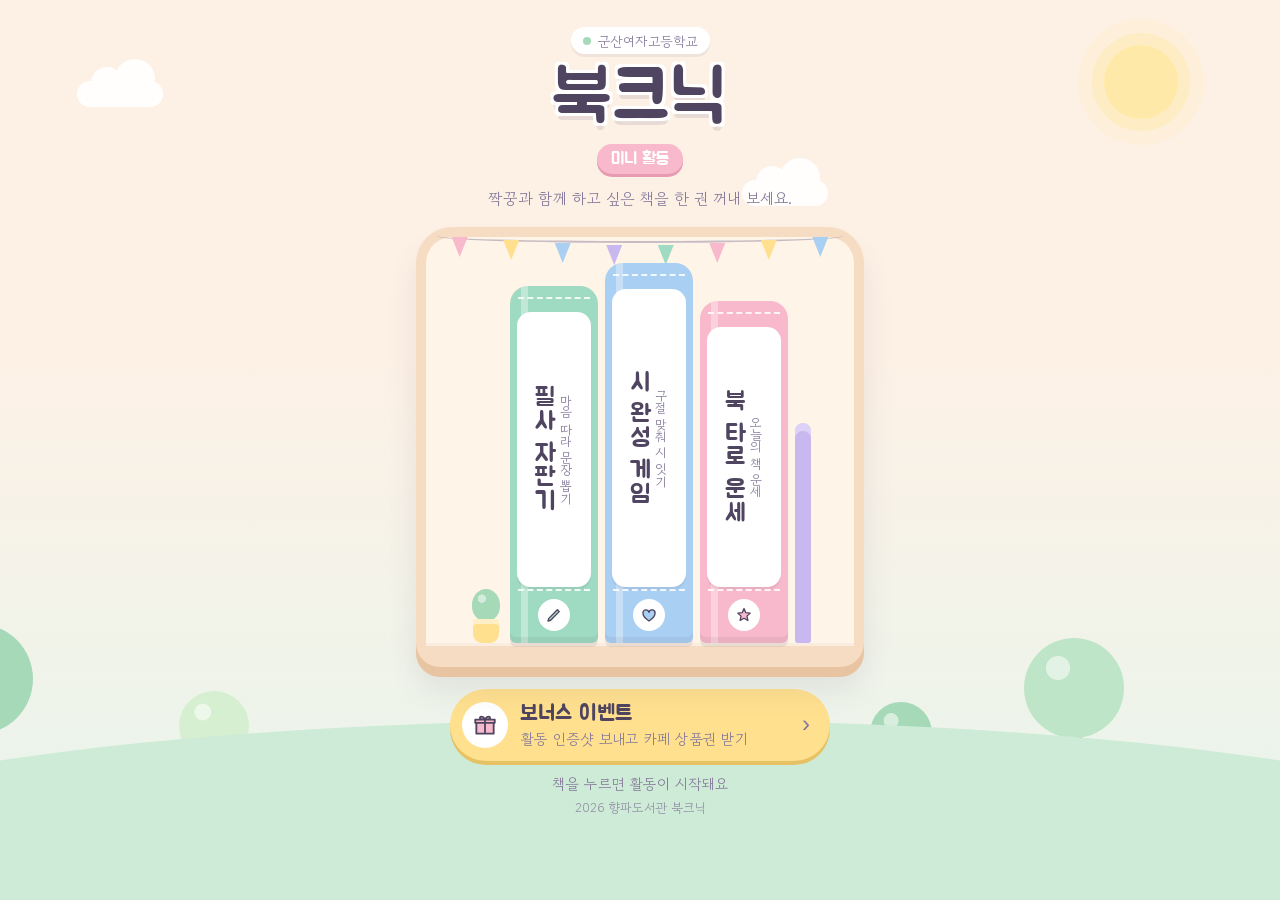
<file: index.html>
<!DOCTYPE html>
<html lang="ko">
<head>
<meta charset="utf-8">
<meta name="viewport" content="width=device-width, initial-scale=1, viewport-fit=cover">
<title>북크닉 미니 활동</title>
<meta name="theme-color" content="#fdf1e6">
<link rel="preconnect" href="https://fonts.googleapis.com">
<link rel="preconnect" href="https://fonts.gstatic.com" crossorigin>
<link href="https://fonts.googleapis.com/css2?family=Jua&family=Gowun+Dodum&display=swap" rel="stylesheet">
<style>
  /* 파스텔 숲 속 도서관: 구름·동글 나무 → 가랜드 달린 크림색 책장 → 파스텔 책등 3권. 한 화면, 단일 테마 */
  :root {
    color-scheme: light;
    --sky: #fdf1e6;
    --sky-low: #e6f5ec;
    --sun: #ffe9a8;
    --cloud: #ffffff;
    --leaf-1: #bfe5c8;
    --leaf-2: #a6d9b8;
    --leaf-3: #d5efd0;
    --trunk: #d9b48f;
    --hill: #cdebd6;
    --shelf: #f6dcc2;
    --shelf-in: #fff4e8;
    --shelf-lo: #e8c4a2;
    --ink: #4f4560;
    --ink-soft: #85799a;
    --white: #ffffff;

    --book-1: #9fdac2; /* 필사 자판기 · 민트 */
    --book-2: #a9cff3; /* 시 완성 게임 · 하늘 */
    --book-3: #f7b9cb; /* 북 타로 운세 · 핑크 */
    --flag-1: #f7b9cb;
    --flag-2: #ffe08f;
    --flag-3: #a9cff3;
    --flag-4: #c9b8f0;
    --flag-5: #9fdac2;

    --display: "Jua", "Apple SD Gothic Neo", "Malgun Gothic", sans-serif;
    --body: "Gowun Dodum", "Apple SD Gothic Neo", "Malgun Gothic", sans-serif;
  }

  *, *::before, *::after { box-sizing: border-box; }
  html, body { height: 100%; }
  body {
    margin: 0;
    overflow: hidden;
    font-family: var(--body);
    color: var(--ink);
    word-break: keep-all;
    background: linear-gradient(180deg, var(--sky) 0%, var(--sky) 40%, var(--sky-low) 100%);
    -webkit-tap-highlight-color: transparent;
  }
  [hidden] { display: none !important; }

  /* ── 배경: 해 · 구름 · 동글 나무 · 언덕 ── */
  .scene { position: fixed; inset: 0; overflow: hidden; pointer-events: none; }
  .sun {
    position: absolute;
    top: 5vh; right: 8vw;
    width: 74px; height: 74px;
    border-radius: 50%;
    background: var(--sun);
    box-shadow: 0 0 0 12px rgba(255, 233, 168, 0.45), 0 0 0 26px rgba(255, 233, 168, 0.2);
  }
  .cloud {
    position: absolute;
    top: var(--y);
    left: var(--x);
    width: 86px; height: 26px;
    border-radius: 99px;
    background: var(--cloud);
    opacity: 0.9;
    animation: float-x var(--t, 18s) ease-in-out infinite alternate;
  }
  .cloud::before, .cloud::after {
    content: "";
    position: absolute;
    bottom: 8px;
    border-radius: 50%;
    background: var(--cloud);
  }
  .cloud::before { left: 14px; width: 32px; height: 32px; }
  .cloud::after { left: 38px; width: 40px; height: 40px; }
  @keyframes float-x { to { transform: translateX(28px); } }

  .tree {
    position: absolute;
    bottom: var(--b, 12vh);
    left: var(--x);
    width: var(--s);
    height: calc(var(--s) * 1.45);
    animation: bob 4s ease-in-out infinite alternate;
    animation-delay: var(--d, 0s);
  }
  .tree::before { /* 줄기 */
    content: "";
    position: absolute;
    left: 50%; bottom: 0;
    width: 16%; height: 42%;
    transform: translateX(-50%);
    border-radius: 99px;
    background: var(--trunk);
  }
  .tree::after { /* 동글 잎 */
    content: "";
    position: absolute;
    left: 0; top: 0;
    width: 100%; aspect-ratio: 1;
    border-radius: 50%;
    background: radial-gradient(circle at 34% 30%, rgba(255, 255, 255, 0.55) 0 12%, transparent 13%), var(--c, var(--leaf-1));
  }
  @keyframes bob { to { transform: translateY(-4px) rotate(1.5deg); } }
  .hill {
    position: absolute;
    left: -20%; right: -20%; bottom: -10vh;
    height: 30vh;
    border-radius: 50% 50% 0 0;
    background: var(--hill);
  }
  .spark {
    position: absolute;
    left: var(--x);
    bottom: -12px;
    width: 9px; height: 9px;
    border-radius: 50%;
    background: var(--c);
    animation: rise var(--t, 9s) linear infinite;
    animation-delay: var(--d, 0s);
    opacity: 0.85;
  }
  .spark.heart { border-radius: 0; width: 10px; height: 10px; background: none; }
  .spark.heart::before {
    content: "";
    position: absolute; inset: 0;
    background: var(--c);
    clip-path: path("M5 9 C1 6 0 4 0 2.7 0 1.2 1.2 0 2.6 0 3.6 0 4.5 0.6 5 1.5 5.5 0.6 6.4 0 7.4 0 8.8 0 10 1.2 10 2.7 10 4 9 6 5 9Z");
  }
  @keyframes rise {
    0% { transform: translate(0, 0); opacity: 0; }
    10% { opacity: 0.9; }
    50% { transform: translate(14px, -50vh); }
    100% { transform: translate(-6px, -100vh); opacity: 0; }
  }

  /* ── 화면 ── */
  .page {
    position: relative;
    height: 100%;
    max-width: 460px;
    max-height: 860px;
    margin: 0 auto;
    display: flex;
    flex-direction: column;
    align-items: center;
    padding: calc(26px + env(safe-area-inset-top, 0px)) 16px calc(16px + env(safe-area-inset-bottom, 0px));
    text-align: center;
  }
  .sign { flex: none; }
  .kicker {
    display: inline-flex;
    align-items: center;
    gap: 6px;
    margin: 0 0 8px;
    padding: 4px 12px 3px;
    border-radius: 99px;
    background: var(--white);
    box-shadow: 0 3px 0 rgba(79, 69, 96, 0.08);
    font-size: 0.85rem;
    color: var(--ink-soft);
  }
  .kicker i { width: 8px; height: 8px; border-radius: 50%; background: var(--leaf-2); }
  h1 {
    margin: 0;
    font-family: var(--display);
    font-weight: 400;
    font-size: clamp(3.2rem, 17vw, 4.5rem);
    line-height: 1;
    color: var(--ink);
    letter-spacing: 0.02em;
    text-shadow: 3px 3px 0 var(--white), -3px 3px 0 var(--white), 3px -3px 0 var(--white), -3px -3px 0 var(--white), 0 7px 0 rgba(79, 69, 96, 0.12);
  }
  .badge {
    display: inline-block;
    margin-top: 10px;
    padding: 5px 14px 3px;
    border-radius: 99px;
    background: var(--book-3);
    color: var(--white);
    font-family: var(--display);
    font-size: 1.05rem;
    line-height: 1.3;
    box-shadow: 0 3px 0 #e79bb1;
  }
  .lead { margin: 12px 0 0; font-size: 0.98rem; line-height: 1.6; color: var(--ink-soft); }

  /* ── 책장 ── */
  .shelf {
    position: relative;
    flex: 1 1 auto;
    min-height: 0;
    width: 100%;
    max-height: 420px;
    margin: 26px 0 0;
    padding: 26px 14px 0;
    display: flex;
    flex-direction: column;
    border-radius: 26px 26px 14px 14px;
    background: var(--shelf-in);
    box-shadow: 0 0 0 10px var(--shelf), 0 10px 0 10px var(--shelf-lo), 0 22px 30px 10px rgba(79, 69, 96, 0.1);
  }
  /* 가랜드 */
  .garland { position: absolute; top: -6px; left: 6%; right: 6%; height: 26px; display: flex; justify-content: space-between; pointer-events: none; }
  .garland::before {
    content: "";
    position: absolute;
    left: -4%; right: -4%; top: -2px;
    height: 14px;
    border-bottom: 2px solid var(--ink-soft);
    border-radius: 0 0 50% 50%;
    opacity: 0.45;
  }
  .garland i {
    width: 16px; height: 20px;
    margin-top: calc(6px + var(--sag, 0px));
    background: var(--c);
    clip-path: polygon(0 0, 100% 0, 50% 100%);
  }
  .books {
    flex: 1;
    min-height: 0;
    display: flex;
    align-items: flex-end;
    justify-content: center;
    gap: 7px;
  }
  /* 화분 */
  .plant { flex: none; position: relative; width: 34px; height: 54px; align-self: flex-end; }
  .plant::before { /* 잎 */
    content: "";
    position: absolute;
    left: 3px; top: 0;
    width: 28px; height: 32px;
    border-radius: 50% 50% 45% 45%;
    background: radial-gradient(circle at 35% 30%, rgba(255, 255, 255, 0.5) 0 14%, transparent 15%), var(--leaf-2);
  }
  .plant::after { /* 화분 */
    content: "";
    position: absolute;
    left: 4px; bottom: 0;
    width: 26px; height: 24px;
    border-radius: 4px 4px 9px 9px;
    background: var(--flag-2);
    box-shadow: inset 0 5px 0 rgba(255, 255, 255, 0.5);
  }
  .deco {
    flex: none;
    width: var(--w, 16px);
    height: var(--h, 60%);
    border-radius: 8px 8px 3px 3px;
    background: var(--c);
    box-shadow: inset 0 8px 0 rgba(255, 255, 255, 0.35);
  }
  .board {
    flex: none;
    height: 14px;
    margin: 0 -14px;
    border-radius: 0 0 6px 6px;
    background: var(--shelf);
    box-shadow: inset 0 3px 0 rgba(255, 255, 255, 0.5);
  }

  /* ── 책등 버튼 ── */
  .spine {
    position: relative;
    flex: 0 1 88px;
    min-width: 0;
    height: var(--h, 100%);
    display: flex;
    flex-direction: column;
    align-items: center;
    padding: 22px 7px 12px;
    border-radius: 18px 18px 6px 6px;
    color: var(--ink);
    text-decoration: none;
    background:
      linear-gradient(90deg, transparent 0 12%, rgba(255, 255, 255, 0.35) 12% 20%, transparent 20%),
      var(--c);
    box-shadow: inset 0 -6px 0 rgba(79, 69, 96, 0.08), 0 4px 0 rgba(79, 69, 96, 0.1);
    transition: transform 0.3s cubic-bezier(0.3, 1.6, 0.5, 1);
    cursor: pointer;
  }
  /* 스티치 띠 */
  .spine::before, .spine::after {
    content: "";
    position: absolute;
    left: 8px; right: 8px;
    border-top: 2.5px dashed rgba(255, 255, 255, 0.85);
  }
  .spine::before { top: 11px; }
  .spine::after { bottom: 52px; }
  .spine:hover, .spine:focus-visible { transform: translateY(-12px) rotate(-1.5deg); }
  .spine:focus-visible { outline: 3px solid var(--ink-soft); outline-offset: 4px; }
  .spine.pull { transform: translateY(-48px) rotate(-4deg) scale(1.03); transition-duration: 0.35s; }

  .label {
    flex: 1;
    min-height: 0;
    width: 100%;
    margin-top: 4px;
    padding: 12px 4px;
    display: flex;
    align-items: center;
    justify-content: center;
    border-radius: 14px;
    background: var(--white);
    box-shadow: 0 3px 0 rgba(79, 69, 96, 0.08);
  }
  .title {
    writing-mode: vertical-rl;
    text-orientation: upright;
    font-family: var(--display);
    font-size: clamp(1.3rem, 5.8vw, 1.55rem);
    line-height: 1.1;
    letter-spacing: -0.04em;
    white-space: nowrap;
    /* 띄어쓰기는 아주 좁은 공백(<i class="sp"></i>)으로 적어 세로 간격을 줄임 */
  }
  .sub {
    writing-mode: vertical-rl;
    text-orientation: upright;
    margin-right: 6px;
    font-size: 0.8rem;
    line-height: 1;
    letter-spacing: -0.06em;
    color: var(--ink-soft);
    white-space: nowrap;
  }
  /* 세로 글자의 띄어쓰기: 공백 대신 좁은 칸(.sp)으로 간격을 줄임 */
  .sp { display: inline-block; inline-size: 0.32em; }

  .glyph {
    flex: none;
    display: grid;
    place-items: center;
    width: 32px; height: 32px;
    margin-top: 12px;
    border-radius: 50%;
    background: var(--white);
  }
  .glyph svg { width: 18px; height: 18px; }
  .glyph path { fill: var(--c); stroke: var(--ink); stroke-width: 1.8; stroke-linecap: round; stroke-linejoin: round; }

  .hint { flex: none; margin: 12px 0 0; font-size: 0.92rem; color: var(--ink-soft); }
  .credit { flex: none; margin: 4px 0 0; font-size: 0.8rem; color: var(--ink-soft); opacity: 0.8; }

  /* ── 보너스 이벤트 버튼 ── */
  .bonus-btn {
    flex: none;
    display: flex;
    align-items: center;
    gap: 12px;
    width: 100%;
    max-width: 380px;
    margin: 32px 0 0;
    padding: 12px 20px 12px 12px;
    border: 0;
    border-radius: 99px;
    background: var(--flag-2);
    box-shadow: 0 4px 0 #e6c264;
    color: var(--ink);
    font: inherit;
    text-align: left;
    cursor: pointer;
    transition: transform 0.25s cubic-bezier(0.3, 1.6, 0.5, 1);
  }
  .bonus-btn:hover, .bonus-btn:focus-visible { transform: translateY(-3px); }
  .bonus-btn:focus-visible { outline: 3px solid var(--ink-soft); outline-offset: 4px; }
  .bonus-btn .gift {
    flex: none;
    display: grid;
    place-items: center;
    width: 46px; height: 46px;
    border-radius: 50%;
    background: var(--white);
    animation: wiggle 2.4s ease-in-out infinite;
  }
  .gift svg { width: 26px; height: 26px; }
  .gift path { fill: var(--book-3); stroke: var(--ink); stroke-width: 1.7; stroke-linejoin: round; }
  @keyframes wiggle { 0%, 80%, 100% { transform: rotate(0); } 85% { transform: rotate(-12deg); } 90% { transform: rotate(10deg); } 95% { transform: rotate(-6deg); } }
  .bonus-btn .txt { flex: 1; min-width: 0; display: flex; flex-direction: column; gap: 1px; }
  .bonus-btn b { font-family: var(--display); font-weight: 400; font-size: 1.35rem; line-height: 1.2; }
  .bonus-btn small { font-size: 0.92rem; color: var(--ink-soft); }
  .bonus-btn .go { flex: none; font-family: var(--display); font-size: 1.5rem; color: var(--ink-soft); }

  /* ── 보너스 이벤트 창 ── */
  .sheet {
    width: min(400px, calc(100% - 32px));
    max-height: calc(100vh - 40px);
    max-height: calc(100dvh - 40px);
    padding: 0;
    border: 0;
    border-radius: 26px;
    background: var(--shelf-in);
    color: var(--ink);
    box-shadow: 0 0 0 8px var(--shelf), 0 24px 40px rgba(79, 69, 96, 0.25);
    overflow: auto;
    overscroll-behavior: contain;
  }
  .sheet::backdrop { background: rgba(79, 69, 96, 0.4); }
  .sheet[open] { animation: pop 0.3s cubic-bezier(0.3, 1.4, 0.5, 1); }
  @keyframes pop { from { transform: translateY(16px) scale(0.96); opacity: 0; } }
  .sheet-body { position: relative; padding: 24px 20px 20px; text-align: center; }
  .x {
    position: absolute;
    top: 12px; right: 12px;
    width: 36px; height: 36px;
    border: 0;
    border-radius: 50%;
    background: var(--white);
    color: var(--ink-soft);
    font: inherit;
    font-size: 1.4rem;
    line-height: 1;
    cursor: pointer;
  }
  .sheet .badge { margin-top: 0; background: var(--flag-2); color: var(--ink); box-shadow: 0 3px 0 #e6c264; }
  .sheet h2 { margin: 10px 0 0; font-family: var(--display); font-weight: 400; font-size: 1.55rem; line-height: 1.25; }
  .desc { margin: 10px 0 0; font-size: 0.95rem; line-height: 1.6; }
  .desc small { color: var(--ink-soft); font-size: 0.85rem; }
  .desc b { color: #d4708e; }
  .note {
    display: inline-block;
    margin: 10px 0 0;
    padding: 4px 12px 3px;
    border-radius: 99px;
    background: var(--white);
    font-size: 0.8rem;
    color: var(--ink-soft);
  }

  .steps {
    margin: 18px 0 0;
    padding: 14px 16px 14px 36px;
    border-radius: 18px;
    background: var(--white);
    text-align: left;
    font-size: 0.92rem;
    line-height: 1.55;
  }
  .steps li + li { margin-top: 6px; }
  .steps li::marker { font-family: var(--display); color: var(--book-3); }
  .steps b { color: var(--ink); }

  /* 오픈채팅 이동 버튼 (카카오 노랑) */
  .kakao {
    display: flex;
    align-items: center;
    justify-content: center;
    gap: 8px;
    margin: 18px 0 0;
    padding: 14px;
    border-radius: 16px;
    background: #fee500;
    box-shadow: 0 4px 0 #e0c800;
    color: #191919;
    font-family: var(--display);
    font-size: 1.2rem;
    text-decoration: none;
    transition: transform 0.25s cubic-bezier(0.3, 1.6, 0.5, 1);
  }
  .kakao:hover, .kakao:focus-visible { transform: translateY(-2px); }
  .kakao:focus-visible { outline: 3px solid var(--ink-soft); outline-offset: 3px; }
  .kakao svg { width: 22px; height: 22px; }
  .kakao path { fill: #191919; }
  .sheet .foot { margin: 10px 0 0; font-size: 0.8rem; color: var(--ink-soft); }

  @media (max-height: 640px) {
    .page { padding-top: calc(14px + env(safe-area-inset-top, 0px)); }
    h1 { font-size: 3rem; }
    .lead, .sub, .hint { display: none; }
    .shelf { margin-top: 22px; }
    .bonus-btn small { display: none; }
  }
  @media (prefers-reduced-motion: reduce) {
    *, *::before, *::after { animation: none !important; transition-duration: 0.01ms !important; }
  }
</style>
</head>
<body>

<div class="scene" aria-hidden="true" id="scene">
  <div class="sun"></div>
  <div class="cloud" style="--x:6%;--y:9vh;--t:16s"></div>
  <div class="cloud" style="--x:58%;--y:20vh;--t:21s"></div>
  <div class="tree" style="--x:-6%;--s:110px;--c:var(--leaf-2);--b:13vh"></div>
  <div class="tree" style="--x:14%;--s:70px;--c:var(--leaf-3);--b:12vh;--d:-1.5s"></div>
  <div class="tree" style="--x:80%;--s:100px;--c:var(--leaf-1);--b:13vh;--d:-.8s"></div>
  <div class="tree" style="--x:68%;--s:62px;--c:var(--leaf-2);--b:12vh;--d:-2.2s"></div>
  <div class="hill"></div>
</div>

<main class="page">
  <header class="sign">
    <p class="kicker"><i></i>군산여자고등학교</p>
    <h1>북크닉</h1>
    <span class="badge">미니 활동</span>
    <p class="lead">짝꿍과 함께 하고 싶은 책을 한 권 꺼내 보세요.</p>
  </header>

  <nav class="shelf" aria-label="미니 활동">
    <div class="garland" aria-hidden="true">
      <i style="--c:var(--flag-1)"></i><i style="--c:var(--flag-2);--sag:3px"></i><i style="--c:var(--flag-3);--sag:6px"></i>
      <i style="--c:var(--flag-4);--sag:8px"></i><i style="--c:var(--flag-5);--sag:8px"></i><i style="--c:var(--flag-1);--sag:6px"></i>
      <i style="--c:var(--flag-2);--sag:3px"></i><i style="--c:var(--flag-3)"></i>
    </div>
    <div class="books">
      <span class="plant" aria-hidden="true"></span>

      <a class="spine" href="filsa/index.html" style="--c:var(--book-1);--h:94%">
        <span class="label"><span class="title">필사<i class="sp"></i>자판기</span><span class="sub">마음<i class="sp"></i>따라<i class="sp"></i>문장<i class="sp"></i>뽑기</span></span>
        <span class="glyph" aria-hidden="true"><svg viewBox="0 0 24 24"><path d="M4 20l3.5-1L19 7.5 16.5 5 5 16.5z"/></svg></span>
      </a>
      <a class="spine" href="poem/index.html" style="--c:var(--book-2);--h:100%">
        <span class="label"><span class="title">시<i class="sp"></i>완성<i class="sp"></i>게임</span><span class="sub">구절<i class="sp"></i>맞춰<i class="sp"></i>시<i class="sp"></i>잇기</span></span>
        <span class="glyph" aria-hidden="true"><svg viewBox="0 0 24 24"><path d="M12 20c-4.5-3-8-6-8-10a4 4 0 018-1.5A4 4 0 0120 10c0 4-3.5 7-8 10z"/></svg></span>
      </a>
      <a class="spine" href="tarot/index.html" style="--c:var(--book-3);--h:90%">
        <span class="label"><span class="title">북<i class="sp"></i>타로<i class="sp"></i>운세</span><span class="sub">오늘의<i class="sp"></i>책<i class="sp"></i>운세</span></span>
        <span class="glyph" aria-hidden="true"><svg viewBox="0 0 24 24"><path d="M12 3.5l2.4 5.4 5.9.6-4.4 4 1.3 5.8L12 16.3l-5.2 3 1.3-5.8-4.4-4 5.9-.6z"/></svg></span>
      </a>

      <span class="deco" aria-hidden="true" style="--c:var(--flag-4);--h:58%;--w:16px"></span>
    </div>
    <div class="board" aria-hidden="true"></div>
  </nav>

  <button class="bonus-btn" type="button" id="bonus-open" aria-haspopup="dialog">
    <span class="gift" aria-hidden="true"><svg viewBox="0 0 24 24"><path d="M4 10h16v10H4zM3 7h18v3H3zM12 7v13M12 7C10 3 6.5 4 7.5 6.2 8.2 7 12 7 12 7zm0 0c2-4 5.5-3 4.5-.8C15.8 7 12 7 12 7z"/></svg></span>
    <span class="txt"><b>보너스 이벤트</b><small>활동 인증샷 보내고 카페 상품권 받기</small></span>
    <span class="go" aria-hidden="true">›</span>
  </button>

  <p class="hint">책을 누르면 활동이 시작돼요</p>
  <p class="credit">2026 향파도서관 북크닉</p>
</main>

<dialog class="sheet" id="bonus" aria-labelledby="bonus-title">
  <div class="sheet-body">
    <button class="x" type="button" data-close aria-label="닫기">×</button>
    <span class="badge">보너스 이벤트</span>
    <h2 id="bonus-title">짝꿍과 북크닉 인증샷</h2>
    <p class="desc">짝꿍과 함께 북크닉을 즐기는 모습을 찍어 보내주세요~!<br><small>(얼굴 모자이크 가능)</small></p>
    <p class="desc">추첨을 통해 짝꿍과 더 좋은 시간을 보낼 수 있도록<br><b>카페 상품권</b>을 드립니다.</p>
    <p class="note">당첨자는 대표자 연락처로 개별 공지</p>

    <ol class="steps">
      <li>아래 <b>북크닉 사진 보내기</b>를 눌러 오픈채팅방에 들어가요.</li>
      <li>짝꿍과 함께 찍은 사진을 올려요.</li>
      <li>사진과 함께 <b>대표자 이름</b>을 남겨 주세요.</li>
    </ol>

    <a class="kakao" href="https://open.kakao.com/o/spM141Ri" target="_blank" rel="noopener">
      <svg viewBox="0 0 24 24" aria-hidden="true"><path d="M12 3.5c-5 0-9 3.1-9 7 0 2.5 1.7 4.7 4.2 6l-1 3.7c-.1.3.3.6.6.4l4.3-2.9c.3 0 .6.1.9.1 5 0 9-3.1 9-7s-4-7.3-9-7.3z"/></svg>
      북크닉 사진 보내기
    </a>
    <p class="foot">카카오톡 오픈채팅방으로 이동해요</p>
  </div>
</dialog>

<script>
(function () {
  "use strict";
  var reduce = window.matchMedia && window.matchMedia("(prefers-reduced-motion: reduce)").matches;

  // 떠오르는 파스텔 방울과 하트
  var scene = document.getElementById("scene");
  var colors = ["#f7b9cb", "#ffe08f", "#a9cff3", "#c9b8f0", "#9fdac2"];
  for (var i = 0; i < 12; i++) {
    var s = document.createElement("span");
    s.className = "spark" + (i % 3 === 0 ? " heart" : "");
    s.style.setProperty("--x", (4 + Math.random() * 92).toFixed(1) + "%");
    s.style.setProperty("--c", colors[i % colors.length]);
    s.style.setProperty("--t", (9 + Math.random() * 7).toFixed(1) + "s");
    s.style.setProperty("--d", (Math.random() * -14).toFixed(1) + "s");
    scene.appendChild(s);
  }

  // 책을 서가에서 꺼내는 동작 뒤에 이동
  Array.prototype.forEach.call(document.querySelectorAll(".spine"), function (a) {
    a.addEventListener("click", function (e) {
      if (reduce || e.metaKey || e.ctrlKey || e.shiftKey) return;
      e.preventDefault();
      a.classList.add("pull");
      setTimeout(function () { location.href = a.getAttribute("href"); }, 380);
    });
  });
  window.addEventListener("pageshow", function () {
    Array.prototype.forEach.call(document.querySelectorAll(".spine.pull"), function (a) { a.classList.remove("pull"); });
  });
})();

// ── 보너스 이벤트: 안내 창 열기 · 닫기 (사진은 오픈채팅방으로 받음)
(function () {
  "use strict";
  var dlg = document.getElementById("bonus");
  function open() {
    if (typeof dlg.showModal === "function") dlg.showModal(); else dlg.setAttribute("open", "");
  }
  function close() {
    if (typeof dlg.close === "function") dlg.close(); else dlg.removeAttribute("open");
  }
  document.getElementById("bonus-open").addEventListener("click", open);
  Array.prototype.forEach.call(dlg.querySelectorAll("[data-close]"), function (b) { b.addEventListener("click", close); });
  dlg.addEventListener("click", function (e) { if (e.target === dlg) close(); }); // 바깥 누르면 닫기
})();
</script>
</body>
</html>
</file>
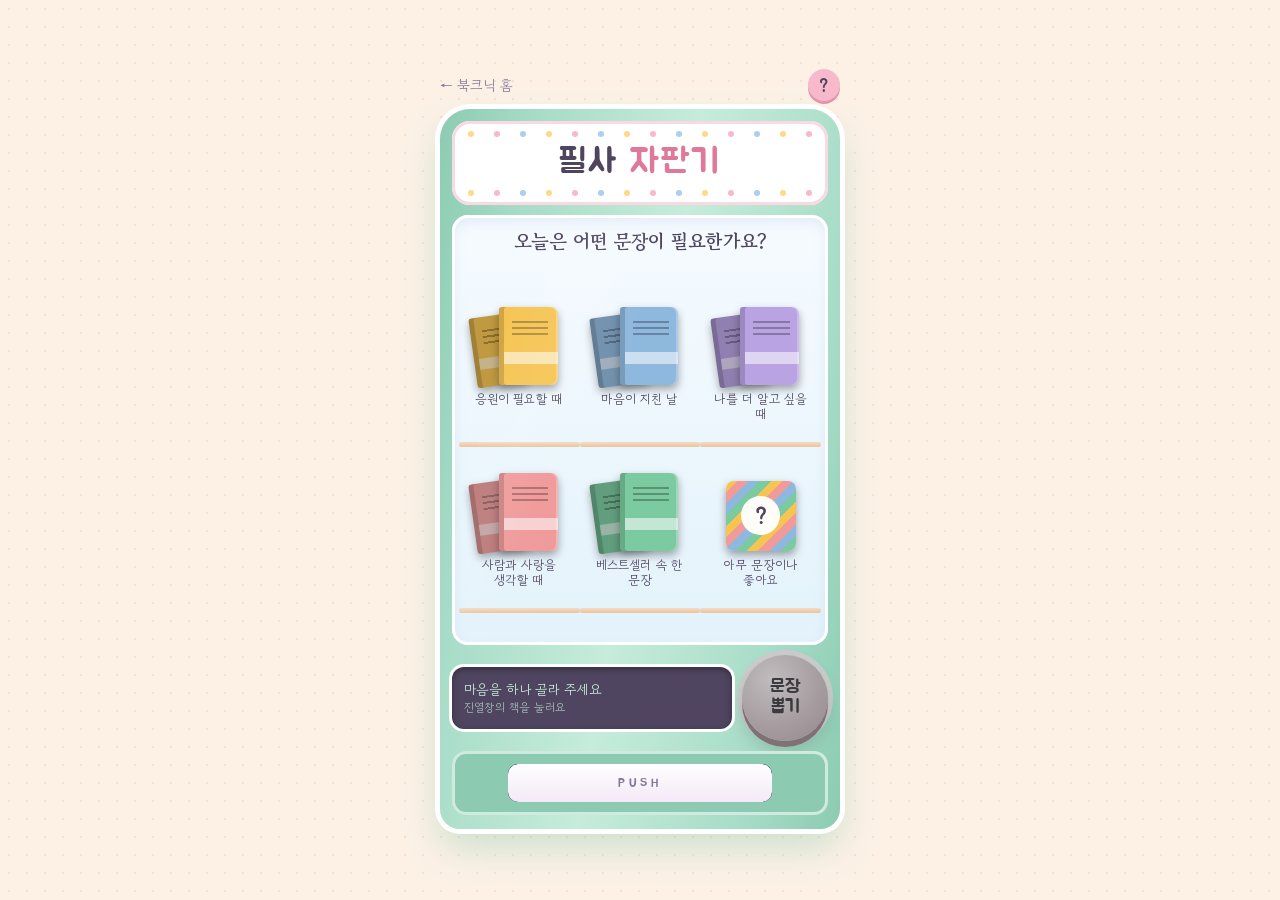
<file: filsa/index.html>
<!DOCTYPE html>
<html lang="ko">
<head>
<meta charset="UTF-8">
<meta name="viewport" content="width=device-width, initial-scale=1, viewport-fit=cover">
<title>필사 자판기</title>
<meta name="theme-color" content="#fdf1e6">
<link rel="preconnect" href="https://fonts.googleapis.com">
<link rel="preconnect" href="https://fonts.gstatic.com" crossorigin>
<link href="https://fonts.googleapis.com/css2?family=Gowun+Batang:wght@400;700&family=Gowun+Dodum&family=Jua&display=swap" rel="stylesheet">
<link rel="stylesheet" href="style.css">
</head>
<body>

<div class="app">
  <div class="topbar">
  <a class="home" href="../index.html">← 북크닉 홈</a>
    <button class="help-btn" type="button" id="help-open" aria-label="도움말 보기">?</button>
  </div>
  <main class="machine" id="machine">
    <header class="sign">
      <div class="bulbs top" aria-hidden="true"><i></i><i></i><i></i><i></i><i></i><i></i><i></i><i></i><i></i><i></i><i></i><i></i><i></i><i></i></div>
      <h1>필사 <span>자판기</span></h1>
      <div class="bulbs bottom" aria-hidden="true"><i></i><i></i><i></i><i></i><i></i><i></i><i></i><i></i><i></i><i></i><i></i><i></i><i></i><i></i></div>
    </header>

    <section class="window" aria-labelledby="question">
      <p class="question" id="question">오늘은 어떤 문장이 필요한가요?</p>
      <div class="shelves" id="shelves" role="radiogroup" aria-labelledby="question"></div>
    </section>

    <section class="controls">
      <div class="led" id="led" aria-live="polite"><strong>마음을 하나 골라 주세요</strong><small>진열창의 책을 눌러요</small></div>
      <button type="button" class="draw" id="drawBtn" disabled>문장<br>뽑기</button>
    </section>

    <div class="outlet" aria-hidden="true">
      <div class="outlet-hole" id="hole"><div class="flap" id="flap">PUSH</div></div>
    </div>
  </main>
</div>

<div class="overlay" id="overlay" hidden>
  <article class="card" id="card" aria-live="polite">
    <span class="tape" id="tape" aria-hidden="true"></span>
    <button type="button" class="close" id="closeBtn" aria-label="마음 다시 고르기">×</button>
    <p class="meta"><span id="cardCat"></span><span id="cardNo"></span></p>
    <div class="sentence-box" id="sentenceBox"><blockquote class="sentence" id="cardText"></blockquote></div>
    <div class="source">
      <div class="cover" id="cardCover"></div>
      <div class="source-text">
        <p class="book-title" id="cardBook"></p>
        <p class="author" id="cardAuthor"></p>
      </div>
    </div>
    <p class="tnote" id="cardNote" hidden>† 원문을 직접 옮긴 문장이라 출간된 번역본과 표현이 다를 수 있어요.</p>
  </article>
  <nav class="actions" aria-label="다음 행동">
    <button type="button" id="againBtn">다른 문장</button>
    <button type="button" id="saveBtn">카드 공유</button>
    <button type="button" id="copyBtn" class="primary">필사 모드</button>
  </nav>
</div>

<div class="copy" id="copy" hidden role="dialog" aria-modal="true" aria-label="필사 모드">
  <div class="copy-tools">
    <button type="button" id="smallerBtn" aria-label="글자 작게">가−</button>
    <button type="button" id="biggerBtn" aria-label="글자 크게">가+</button>
    <button type="button" id="closeCopyBtn">닫기</button>
  </div>
  <div class="copy-body">
    <p class="copy-text" id="copyText"></p>
    <p class="copy-source" id="copySource"></p>
  </div>
</div>

<div class="toast" id="toast" role="status" hidden></div>

<!-- 카드 저장 (카카오톡 등 앱 안 브라우저에서 '카드 공유'를 눌렀을 때) -->
<div class="save-sheet" id="saveSheet" role="dialog" aria-modal="true" aria-labelledby="saveTitle" hidden>
  <div class="save-card">
    <h2 class="save-title" id="saveTitle">카드 저장하기</h2>
    <p class="save-lead" id="saveGuide"></p>
    <img class="save-img" id="saveImg" alt="문장 카드 이미지">
    <p class="save-tip">이미지를 꾹 눌러 저장할 수도 있어요. (휴대폰에 따라 안 될 수 있어요)</p>
    <button type="button" class="save-main" id="externalBtn">다른 브라우저로 열기</button>
    <button type="button" class="save-close" id="closeSaveBtn">닫기</button>
  </div>
</div>

<script src="data.js"></script>
<script src="app.js"></script>

<!-- 도움말 (도움말 버튼을 눌렀을 때만 열림) -->
<div class="help" id="help" role="dialog" aria-modal="true" aria-labelledby="help-title" hidden>
  <div class="help-card">
    <div class="help-body">
      <h2 class="help-title" id="help-title">필사 자판기 이용 방법</h2>
      <p class="help-lead">마음에 드는 문장을 뽑아 엽서에 옮겨 적고, 나만의 엽서로 꾸며 보세요.</p>
      <ol class="help-steps">
        <li><span><b>마음 고르기</b>오늘 기분에 맞는 책을 눌러요. 고르기 어렵다면 ‘아무 문장이나 좋아요’를 눌러요.</span></li>
        <li><span><b>문장 뽑기</b>버튼을 누르면 자판기에서 문장 카드가 나와요.</span></li>
        <li><span><b>다시 뽑기</b>마음에 들지 않으면 ‘다른 문장’을 눌러 다시 뽑을 수 있어요.</span></li>
        <li><span><b>엽서에 옮겨 적기</b>‘필사 모드’를 누르면 문장이 크게 보여요. 휴대폰을 옆에 두고 엽서에 천천히 옮겨 적어요.</span></li>
        <li><span><b>엽서 꾸미기</b>문장이 떠올리게 하는 그림, 색, 스티커로 엽서를 자유롭게 꾸며요.</span></li>
      </ol>
      <p class="help-tip"><span>TIP</span>‘카드 공유’를 누르면 문장 카드를 간직할 수 있어요.</p>
    </div>
    <div class="help-foot"><button class="help-close" type="button" id="help-close">알겠어요</button></div>
  </div>
</div>
<script>
(function () {
  "use strict";
  var help = document.getElementById("help");
  var openBtn = document.getElementById("help-open");
  var closeBtn = document.getElementById("help-close");
  function open() { help.hidden = false; closeBtn.focus(); }
  function close() { if (help.hidden) return; help.hidden = true; openBtn.focus(); }
  openBtn.addEventListener("click", open);
  closeBtn.addEventListener("click", close);
  help.addEventListener("click", function (e) { if (e.target === help) close(); });
  document.addEventListener("keydown", function (e) { if (e.key === "Escape") close(); });
})();
</script>
</body>
</html>
</file>
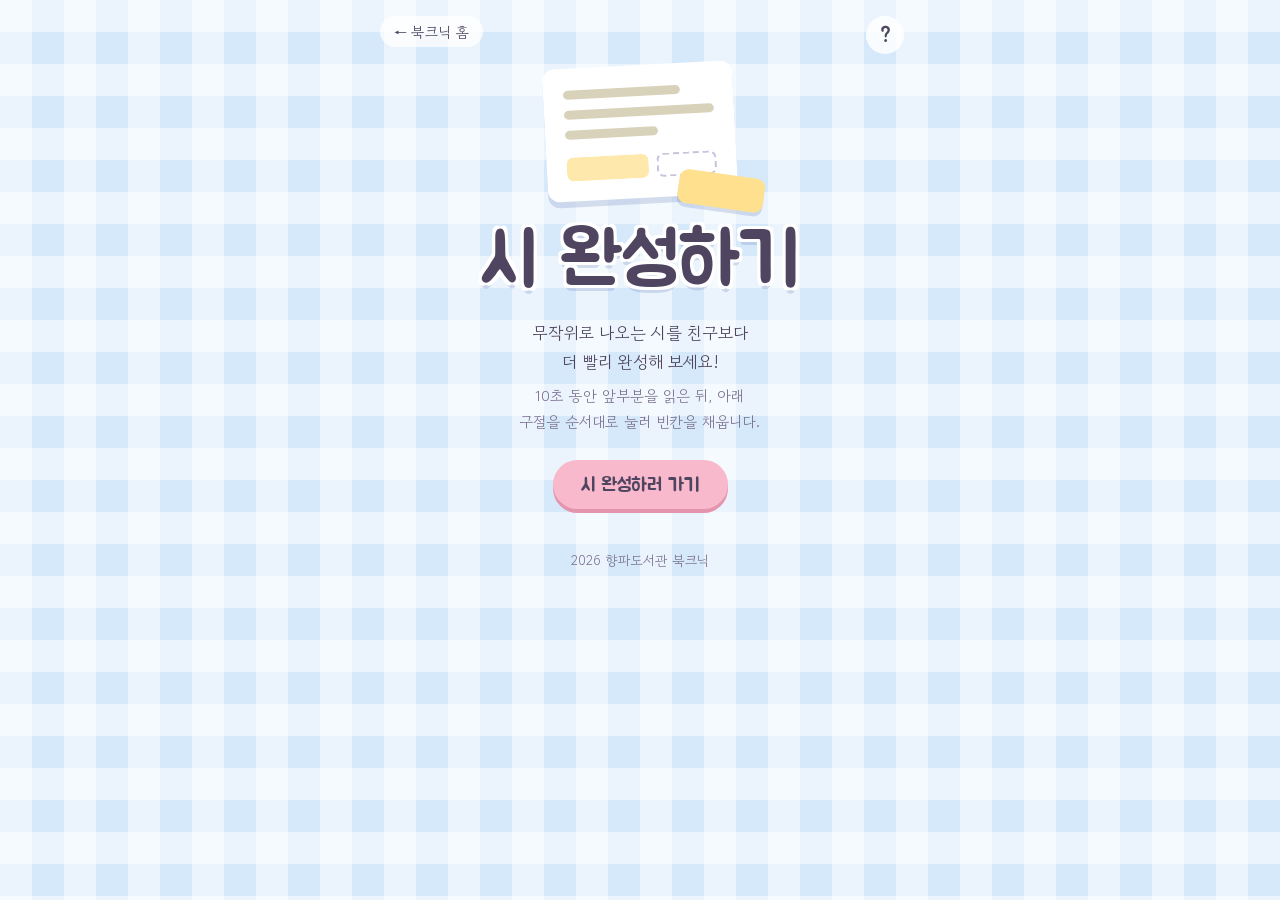
<file: poem/index.html>
<!DOCTYPE html>
<html lang="ko">
<head>
<meta charset="utf-8">
<meta name="viewport" content="width=device-width, initial-scale=1, viewport-fit=cover">
<title>시 완성하기</title>
<link rel="preconnect" href="https://fonts.googleapis.com">
<link rel="preconnect" href="https://fonts.gstatic.com" crossorigin>
<link href="https://fonts.googleapis.com/css2?family=Jua&family=Gowun+Batang:wght@400;700&family=Gowun+Dodum&display=swap" rel="stylesheet">

<!-- ═══════════════════════════════════════════════════════════════
  시 넣는 곳
  ───────────────────────────────────────────────────────────────
  · 시 한 편은 "제목 - 시인" 줄로 시작합니다. (앞뒤로 빈 줄을 두세요. 앞에 # 을 붙여도 됩니다.)
  · 그 아래에 시를 한 줄씩 적습니다. 빈 줄은 연 구분입니다.
  · 버튼으로 만들 구절은 [대괄호]로 감쌉니다. 한 줄에 여러 개도 됩니다.
  · 대괄호가 처음 나오기 전까지가 5초 동안 읽는 '앞부분'입니다.
  · 시를 더 넣으려면 아래에 같은 방식으로 이어서 적으면 됩니다.
═══════════════════════════════════════════════════════════════ -->
<script type="text/plain" id="poem-data">
# 진달래꽃 - 김소월

나 보기가 역겨워
가실 때에는
말없이 고이 보내 드리우리다

영변에 약산
진달래꽃
[아름 따다 가실 길에] [뿌리우리다]

[가시는 걸음 걸음]
[놓인 그 꽃을]
[사뿐히 즈려밟고] [가시옵소서]

[나 보기가 역겨워]
[가실 때에는]
[죽어도 아니 눈물] [흘리우리다]


#낮은곳으로 - 이정하

낮은 곳에 있고 싶었다.
낮은 곳이라면 지상의 그 어디라도 좋다.
찰랑 찰랑 고여들
네 사랑을 온 몸으로
받아들 일 수만 있다면

한 방울도 헛되이
새어나가지 않게 할 수 있다면
그래, 내가
[낮은 곳에] [있겠다는 건]
[너를 위해] [나를 온전히]
[비우겠다는 것이다.]

[잠겨 죽어도] [좋으니]
[너는 물처럼] [내게 밀려오라.]


#꽃샘바람에 흔들린다면 너는 꽃 - 류시화

꽃샘바람에 흔들린다면
너는 꽃이다

모든 꽃나무는
홀로 봄앓이하는 겨울
봉오리를 열어
자신의 봄이 되려고 하는

너의 전 생애는
안으로 꽃 피려는 노력과
바깥으로 꽃 피려는 노력
두 가지일 것이니

[꽃이 필 때]
[그 꽃을] [맨 먼저 보는 이는]
[꽃나무 자신]

[꽃샘추위에] [시달린다면]
[너는,] [곧 꽃 필 것이다]


#흔들리며 피는 꽃 - 도종환

흔들리지 않고 피는 꽃이 어디 있으랴
이 세상 그 어떤 아름다운 꽃들도
다 흔들리면서 피었나니
흔들리면서 줄기를 곧게 세웠나니
흔들리지 않고 가는 사랑이 어디 있으랴

젖지 않고 피는 꽃이 어디 있으랴
[이 세상 그 어떤] [빛나는 꽃들도]
[다 젖으며] [젖으며] [피었나니]
[바람과 비에 젖으며] [꽃잎 따뜻하게 피웠나니]
[젖지 않고 가는 삶이] [어디 있으랴]


#민들레 - 이해인

은밀히 감겨간 생각의 실타래를
밖으로 풀어내긴 어쩐지 허전해서
차라리 입을 다문 노란 민들레

앉은뱅이 몸으로는 갈 길이 멀어
하얗게 머리 풀고 솜털 날리면
춤추는 나비들도 길 비켜 가네

[꽃씨만한 행복을] [이마에 얹고]
[바람한테 준 마음] [후회 없어라]
[혼자서 생각하다] [혼자서 별을 헤다]
[땅에서 하늘에서] [다시 피는 민들레]


#친구에게 - 정호승

젖은 우산을 접듯
그렇게 나를 접지 말아줘
비 오는 날
밤늦게 집으로 돌아와
뚝뚝 물방울이 떨어지는 우산을 그대로 접으면
젖은 우산이 밤새워 불을 지피느라
그 얼마나 춥고 외롭겠니
젖은 우산을 활짝 펴
마당 한가운데 펼쳐놓듯
[친구여]
[나를 활짝 펴]
[그대 안에] [갖다놓아줘]
[풀 향기를] [맡으며]
[햇살에 온몸을] [말릴 때까지]
[그대 안에 그렇게]
</script>

<style>
  :root {
    --mat: #2d5d86;
    --mat-check: rgba(255, 255, 255, 0.08);
    --on-mat: #fff8e6;
    --on-mat-dim: rgba(255, 248, 230, 0.84);
    --paper: #fffbef;
    --ink: #1e2a36;
    --ink-dim: #5b6876;
    --btn: #ffd84d;
    --btn-ink: #1e2a36;
    --drop: rgba(8, 22, 38, 0.4);
    --tray: rgba(8, 22, 38, 0.3);
    --slot-line: #b8b19b;
    --mark: rgba(255, 216, 77, 0.5);
    --err: #e5484d;
    --shade: rgba(8, 20, 34, 0.9);

    --display: "Jua", "Apple SD Gothic Neo", "Malgun Gothic", sans-serif;
    --body: "Gowun Dodum", "Apple SD Gothic Neo", "Malgun Gothic", "Noto Sans KR", sans-serif;
    --poem: "Gowun Batang", "Nanum Myeongjo", "AppleMyungjo", "Batang", serif;

    box-sizing: border-box;
    padding-top: env(safe-area-inset-top, 0px);
    padding-bottom: env(safe-area-inset-bottom, 0px);
  }
  @media (prefers-color-scheme: dark) {
    :root:not([data-theme="light"]) {
      --mat: #17344d;
      --mat-check: rgba(255, 255, 255, 0.055);
      --paper: #f4eedc;
      --btn: #f2c83a;
      --drop: rgba(0, 0, 0, 0.5);
      --tray: rgba(0, 0, 0, 0.36);
      --shade: rgba(3, 9, 16, 0.92);
    }
  }
  :root[data-theme="dark"] {
    --mat: #17344d;
    --mat-check: rgba(255, 255, 255, 0.055);
    --paper: #f4eedc;
    --btn: #f2c83a;
    --drop: rgba(0, 0, 0, 0.5);
    --tray: rgba(0, 0, 0, 0.36);
    --shade: rgba(3, 9, 16, 0.92);
  }

  *, *::before, *::after { box-sizing: inherit; }
  html { height: 100%; scroll-padding-top: env(safe-area-inset-top, 0px); }
  body {
    margin: 0;
    height: 100%;
    font-family: var(--body);
    font-size: 17px;
    line-height: 1.7;
    color: var(--on-mat);
    word-break: keep-all;
    background-color: var(--mat);
    background-image:
      linear-gradient(90deg, var(--mat-check) 50%, transparent 50%),
      linear-gradient(var(--mat-check) 50%, transparent 50%);
    background-size: 64px 64px;
    -webkit-text-size-adjust: 100%;
  }
  button { font: inherit; color: inherit; touch-action: manipulation; -webkit-tap-highlight-color: transparent; }
  [hidden] { display: none !important; }

  .screen { max-width: 560px; margin: 0 auto; padding: 44px 20px 40px; text-align: center; }

  /* ── 버튼 ── */
  .btn {
    display: inline-flex;
    align-items: center;
    justify-content: center;
    border: 0;
    border-radius: 999px;
    padding: 14px 28px 12px;
    background: var(--btn);
    color: var(--btn-ink);
    font-family: var(--display);
    font-size: 1.2rem;
    line-height: 1.2;
    cursor: pointer;
    box-shadow: 0 4px 0 var(--drop);
    transition: transform 0.08s ease, box-shadow 0.08s ease;
  }
  .btn:active { transform: translateY(3px); box-shadow: 0 1px 0 var(--drop); }
  .btn:focus-visible, .piece:focus-visible { outline: 3px solid var(--on-mat); outline-offset: 3px; }
  .btn-quiet { background: transparent; color: var(--on-mat); box-shadow: inset 0 0 0 2px var(--on-mat-dim); }
  .btn-quiet:active { box-shadow: inset 0 0 0 2px var(--on-mat-dim); }

  /* ── 시작 화면 ── */
  .hero {
    position: relative;
    width: 190px;
    margin: 0 auto 26px;
    padding: 22px 20px 20px;
    background: var(--paper);
    border-radius: 12px;
    box-shadow: 0 6px 0 var(--drop);
    transform: rotate(-3deg);
  }
  .hero i { display: block; height: 9px; border-radius: 5px; background: #d9d2bb; margin-bottom: 11px; }
  .hero i:nth-child(1) { width: 78%; }
  .hero i:nth-child(2) { width: 100%; }
  .hero i:nth-child(3) { width: 62%; margin-bottom: 18px; }
  .hero .gap { display: flex; gap: 8px; }
  .hero .gap b { flex: 1; height: 24px; border: 2px dashed var(--slot-line); border-radius: 7px; }
  .hero .gap b:first-child { flex: 1.4; border-style: solid; border-color: transparent; background: var(--mark); }
  .hero .chip {
    position: absolute;
    right: -26px;
    bottom: -14px;
    width: 86px;
    height: 34px;
    border-radius: 9px;
    background: var(--btn);
    box-shadow: 0 4px 0 var(--drop);
    transform: rotate(11deg);
  }
  h1 {
    font-family: var(--display);
    font-weight: 400;
    font-size: clamp(3rem, 15.5vw, 4.6rem);
    line-height: 1.05;
    margin: 0;
    text-shadow: 0 5px 0 var(--drop);
  }
  .howto { margin: 18px auto 6px; max-width: 20em; text-wrap: balance; }
  .howto-sub { margin: 0 auto 26px; max-width: 21em; font-size: 0.94rem; color: var(--on-mat-dim); text-wrap: balance; }
  .credit { margin-top: 40px; font-size: 0.85rem; color: var(--on-mat-dim); }

  /* ── 게임 화면: 위 정보줄 / 시 / 아래 조각 ── */
  #play { height: 100%; display: flex; flex-direction: column; max-width: 620px; margin: 0 auto; }
  .bar {
    flex: none;
    display: flex;
    align-items: baseline;
    justify-content: space-between;
    gap: 12px;
    padding: 12px 18px 8px;
  }
  .bar-title { font-family: var(--display); font-size: 1.25rem; line-height: 1.3; text-shadow: 0 2px 0 var(--drop); }
  .bar-author { margin-left: 8px; font-size: 0.92rem; color: var(--on-mat-dim); white-space: nowrap; }
  .clock {
    flex: none;
    font-family: var(--display);
    font-size: 1.25rem;
    line-height: 1.3;
    color: var(--btn);
    font-variant-numeric: tabular-nums;
    min-width: 4.2em;
    text-align: right;
  }
  .scroll { flex: 1 1 auto; min-height: 0; overflow-y: auto; padding: 4px 14px 16px; -webkit-overflow-scrolling: touch; }
  .sheet {
    background: var(--paper);
    color: var(--ink);
    border-radius: 14px;
    box-shadow: 0 5px 0 var(--drop);
    padding: 22px 20px 10px;
    font-family: var(--poem);
    font-size: 1.04rem;
    line-height: 2;
    text-align: left;
  }
  .stanza { margin: 0 0 1.15em; }
  .line { margin: 0; }
  .slot {
    display: inline-block;
    vertical-align: middle;
    min-width: calc(var(--n) * 0.98em + 0.7em);
    height: 1.72em;
    line-height: 1.6;
    margin: 2px 1px;
    padding: 0 0.35em;
    border: 2px dashed var(--slot-line);
    border-radius: 8px;
    text-align: center;
    white-space: nowrap;
  }
  .slot.now { border-style: solid; border-color: var(--ink); background: var(--mark); }
  .slot.filled {
    min-width: 0;
    border-color: transparent;
    background: var(--mark);
    font-weight: 700;
  }
  @media (prefers-reduced-motion: no-preference) {
    .slot.filled { animation: land 0.28s ease-out; }
    @keyframes land { from { transform: scale(1.12); } }
  }

  .tray {
    flex: none;
    position: relative;
    background: var(--tray);
    padding: 14px 12px calc(14px + env(safe-area-inset-bottom, 0px));
    margin-bottom: calc(-1 * env(safe-area-inset-bottom, 0px));
    max-height: 50%;
    overflow-y: auto;
  }
  .pieces { display: flex; flex-wrap: wrap; justify-content: center; gap: 9px 8px; min-height: 104px; align-content: center; }
  /* 읽는 5초 동안은 조각을 접어 두어 시가 더 많이 보이게 한다 */
  .pieces.waiting { display: none; }
  .piece {
    border: 0;
    border-radius: 10px;
    min-height: 44px;
    padding: 8px 13px 7px;
    background: var(--paper);
    color: var(--ink);
    font-family: var(--poem);
    font-size: 1rem;
    font-weight: 700;
    line-height: 1.4;
    cursor: pointer;
    box-shadow: 0 3px 0 var(--drop);
  }
  .piece:active { transform: translateY(2px); box-shadow: 0 1px 0 var(--drop); }
  .piece.used { visibility: hidden; }
  .piece.nope { background: var(--err); color: #fff; }
  .ghost { position: fixed; z-index: 20; margin: 0; pointer-events: none; }

  .count {
    display: flex;
    flex-direction: column;
    align-items: center;
    justify-content: center;
    gap: 2px;
    padding: 2px 0 4px;
  }
  @media (max-width: 359px) {
    .pieces { gap: 7px 6px; }
    .piece { min-height: 40px; padding: 6px 10px 5px; font-size: 0.94rem; }
  }
  .count-num { font-family: var(--display); font-size: 3.6rem; line-height: 1; color: var(--btn); text-shadow: 0 4px 0 var(--drop); }
  .count-text { font-size: 0.95rem; color: var(--on-mat-dim); }

  /* ── 틀렸을 때 ── */
  .flash { position: fixed; inset: 0; z-index: 15; pointer-events: none; background: var(--err); opacity: 0; }
  .flash.on { animation: flash 0.42s ease-out; }
  @keyframes flash { 0% { opacity: 0.42; } 100% { opacity: 0; } }
  @media (prefers-reduced-motion: no-preference) {
    #play.err { animation: shake 0.38s; }
    @keyframes shake {
      15% { transform: translateX(-9px); } 30% { transform: translateX(8px); }
      45% { transform: translateX(-6px); } 60% { transform: translateX(5px); }
      75% { transform: translateX(-3px); } 100% { transform: translateX(0); }
    }
  }

  /* ── 완성 화면 ── */
  #done { padding-top: 56px; }
  .done-poem { margin: 0 0 10px; color: var(--on-mat-dim); }
  .done-time {
    font-family: var(--display);
    font-weight: 400;
    font-size: clamp(2.8rem, 15vw, 4.4rem);
    line-height: 1.1;
    margin: 0 0 18px;
    text-shadow: 0 5px 0 var(--drop);
  }
  .done-time span { color: var(--btn); font-variant-numeric: tabular-nums; }
  .done-ask { margin: 0 auto 30px; max-width: 19em; text-wrap: balance; }
  .done-buttons { display: flex; flex-direction: column; align-items: center; gap: 14px; }

  /* ── 시 원문 ── */
  .modal {
    position: fixed;
    inset: 0;
    z-index: 30;
    display: flex;
    align-items: center;
    justify-content: center;
    padding: calc(18px + env(safe-area-inset-top, 0px)) 16px calc(18px + env(safe-area-inset-bottom, 0px));
    background: var(--shade);
  }
  .modal-card {
    display: flex;
    flex-direction: column;
    width: 100%;
    max-width: 460px;
    max-height: 100%;
    background: var(--paper);
    color: var(--ink);
    border-radius: 16px;
    box-shadow: 0 8px 0 var(--drop);
    overflow: hidden;
  }
  .modal-head { flex: none; padding: 20px 22px 12px; border-bottom: 1px solid #e3dcc6; text-align: left; }
  .modal-title { margin: 0; font-family: var(--poem); font-weight: 700; font-size: 1.3rem; line-height: 1.4; }
  .modal-author { margin: 2px 0 0; font-size: 0.92rem; color: var(--ink-dim); }
  .modal-body {
    flex: 1 1 auto;
    min-height: 0;
    overflow-y: auto;
    padding: 18px 22px 4px;
    font-family: var(--poem);
    font-size: 1.04rem;
    line-height: 1.95;
    text-align: left;
  }
  .modal-foot { flex: none; padding: 12px 22px 18px; text-align: center; }
  .modal-foot .btn { box-shadow: 0 4px 0 rgba(30, 42, 54, 0.25); }
  .modal-foot .btn:focus-visible { outline-color: var(--ink); }

  .notice { margin: 0 auto 24px; max-width: 20em; padding: 12px 16px; border-radius: 12px; background: var(--tray); }

  /* ── 북크닉 홈으로 ── */
  .home {
    display: block;
    width: fit-content;
    margin: -28px 0 18px;
    padding: 6px 14px 5px;
    border-radius: 99px;
    background: rgba(0, 0, 0, 0.18);
    color: var(--on-mat);
    font-size: 0.9rem;
    line-height: 1.4;
    text-decoration: none;
  }
  .home:focus-visible { outline: 3px solid var(--on-mat); outline-offset: 3px; }

  /* ── 도움말 ── */
  :root { --hp-paper: var(--paper); --hp-ink: var(--ink); --hp-dim: var(--ink-dim); --hp-accent: var(--btn); --hp-accent-ink: var(--btn-ink); --hp-display: var(--display); --hp-shade: var(--shade); --hp-btn: rgba(0, 0, 0, 0.18); --hp-btn-ink: var(--on-mat); }
  .help-btn {
    width: 38px; height: 38px;
    display: grid; place-items: center;
    border: 0; border-radius: 50%;
    background: var(--hp-btn); color: var(--hp-btn-ink);
    font-family: var(--hp-display); font-size: 20px; line-height: 1;
    cursor: pointer;
  }
  .help-btn:focus-visible, .help-close:focus-visible { outline: 3px solid var(--hp-accent); outline-offset: 3px; }
  .help {
    position: fixed; inset: 0; z-index: 60;
    display: flex; align-items: center; justify-content: center;
    padding: calc(16px + env(safe-area-inset-top, 0px)) 16px calc(16px + env(safe-area-inset-bottom, 0px));
    background: var(--hp-shade);
  }
  .help-card {
    display: flex; flex-direction: column;
    width: 100%; max-width: 420px; max-height: 100%;
    background: var(--hp-paper); color: var(--hp-ink);
    border-radius: 20px;
    box-shadow: 0 8px 0 rgba(0, 0, 0, 0.18);
    text-align: left;
    overflow: hidden;
  }
  .help-body { flex: 1 1 auto; min-height: 0; overflow-y: auto; padding: 22px 22px 6px; }
  .help-title { margin: 0; font-family: var(--hp-display); font-weight: 400; font-size: 1.45rem; line-height: 1.3; }
  .help-lead { margin: 6px 0 14px; font-size: 0.98rem; line-height: 1.6; color: var(--hp-dim); }
  .help-steps { list-style: none; margin: 0; padding: 0; counter-reset: hs; display: grid; gap: 12px; }
  .help-steps li { counter-increment: hs; display: grid; grid-template-columns: 28px 1fr; gap: 10px; font-size: 0.95rem; line-height: 1.6; }
  .help-steps li::before {
    content: counter(hs);
    width: 28px; height: 28px; border-radius: 50%;
    display: grid; place-items: center;
    background: var(--hp-accent); color: var(--hp-accent-ink);
    font-family: var(--hp-display); font-size: 0.95rem; line-height: 1;
  }
  .help-steps b { display: block; font-size: 1rem; }
  .help-tip { margin: 16px 0 6px; padding: 10px 12px; border-radius: 12px; background: rgba(0, 0, 0, 0.05); font-size: 0.92rem; line-height: 1.55; }
  .help-tip span { margin-right: 6px; padding: 1px 7px; border-radius: 6px; background: var(--hp-accent); color: var(--hp-accent-ink); font-family: var(--hp-display); font-size: 0.8rem; }
  .help-foot { flex: none; padding: 12px 22px 18px; text-align: center; }
  .help-close {
    min-width: 140px; padding: 12px 26px 10px;
    border: 0; border-radius: 99px;
    background: var(--hp-accent); color: var(--hp-accent-ink);
    font-family: var(--hp-display); font-size: 1.1rem; line-height: 1.2;
    box-shadow: 0 4px 0 rgba(0, 0, 0, 0.18);
    cursor: pointer;
  }

  #start { position: relative; }
  #start .help-btn { position: absolute; top: 16px; right: 16px; }

  /* ═══ 파스텔 테마 (북크닉 메인과 같은 톤) ═══ */
  :root, :root:not([data-theme="light"]), :root[data-theme="dark"] {
    color-scheme: light;
    --mat: #d6e9fb;
    --mat-check: rgba(255, 255, 255, 0.5);
    --on-mat: #4f4560;
    --on-mat-dim: #7d7393;
    --paper: #ffffff;
    --ink: #4f4560;
    --ink-dim: #85799a;
    --btn: #f7b9cb;
    --btn-ink: #4f4560;
    --drop: rgba(120, 140, 190, 0.28);
    --tray: rgba(255, 255, 255, 0.6);
    --slot-line: #c9c2dc;
    --mark: rgba(255, 224, 143, 0.75);
    --err: #f08a9b;
    --shade: rgba(79, 69, 96, 0.5);
    --pop: #e0789a;
    --hp-btn: rgba(255, 255, 255, 0.85);
    --hp-btn-ink: #4f4560;
  }
  h1, .done-time { text-shadow: 3px 3px 0 #fff, -3px 3px 0 #fff, 3px -3px 0 #fff, -3px -3px 0 #fff, 0 6px 0 var(--drop); }
  .bar-title { text-shadow: none; }
  .clock, .count-num, .done-time span { color: var(--pop); }
  .count-num { text-shadow: 0 4px 0 #fff; }
  .btn { box-shadow: 0 4px 0 #e594ad; }
  .btn:active { box-shadow: 0 1px 0 #e594ad; }
  .btn-quiet { background: rgba(255, 255, 255, 0.7); box-shadow: inset 0 0 0 2px #c9c2dc; }
  .hero { box-shadow: 0 6px 0 var(--drop); }
  .hero .chip { background: #ffe08f; }
  .sheet, .modal-card, .piece { box-shadow: 0 4px 0 var(--drop); }
  .home { background: rgba(255, 255, 255, 0.75); color: var(--ink); }
</style>
</head>
<body>

<!-- 첫 화면 -->
<main class="screen" id="start">
  <button class="help-btn" type="button" id="help-open" aria-label="도움말 보기">?</button>
  <a class="home" href="../index.html">← 북크닉 홈</a>
  <div class="hero" aria-hidden="true">
    <i></i><i></i><i></i>
    <div class="gap"><b></b><b></b></div>
    <span class="chip"></span>
  </div>
  <h1>시 완성하기</h1>
  <p class="howto">무작위로 나오는 시를 친구보다 더 빨리 완성해 보세요!</p>
  <p class="howto-sub">10초 동안 앞부분을 읽은 뒤, 아래 구절을 순서대로 눌러 빈칸을 채웁니다.</p>
  <p class="notice" id="empty" hidden>넣어 둔 시가 없습니다. 파일의 '시 넣는 곳'에 시를 적어 주세요.</p>
  <button class="btn" type="button" id="go">시 완성하러 가기</button>
  <p class="credit">2026 향파도서관 북크닉</p>
</main>

<!-- 게임 -->
<main id="play" hidden>
  <header class="bar">
    <div><span class="bar-title" id="p-title"></span><span class="bar-author" id="p-author"></span></div>
    <div class="clock" id="clock" aria-hidden="true"></div>
  </header>
  <div class="scroll" id="scroll">
    <article class="sheet" id="sheet"></article>
  </div>
  <footer class="tray">
    <div class="pieces waiting" id="pieces"></div>
    <div class="count" id="count" aria-live="assertive">
      <span class="count-num" id="count-num">5</span>
      <span class="count-text">앞부분을 읽어 보세요</span>
    </div>
  </footer>
</main>

<!-- 완성 -->
<main class="screen" id="done" hidden>
  <a class="home" href="../index.html">← 북크닉 홈</a>
  <p class="done-poem" id="done-poem"></p>
  <h2 class="done-time" aria-live="polite">완성 <span id="done-sec"></span>초!</h2>
  <p class="done-ask">과연 나는 친구보다 더 빨리 시를 완성했을까요? 서로의 화면을 보여 주세요.</p>
  <div class="done-buttons">
    <button class="btn" type="button" id="another">다른 시 도전하기</button>
    <button class="btn btn-quiet" type="button" id="show-full">시 원문 보기</button>
  </div>
</main>

<!-- 시 원문 -->
<div class="modal" id="full" role="dialog" aria-modal="true" aria-labelledby="full-title" hidden>
  <div class="modal-card">
    <div class="modal-head">
      <h3 class="modal-title" id="full-title"></h3>
      <p class="modal-author" id="full-author"></p>
    </div>
    <div class="modal-body" id="full-body"></div>
    <div class="modal-foot"><button class="btn" type="button" id="full-close">닫기</button></div>
  </div>
</div>

<div class="flash" id="flash" aria-hidden="true"></div>

<script>
(function () {
  "use strict";

  var COUNTDOWN = 10;        // 시작 전 읽는 시간(초)
  var WRONG_LOCK = 400;     // 틀렸을 때 잠깐 멈추는 시간(ms)

  var $ = function (id) { return document.getElementById(id); };
  var screens = { start: $("start"), play: $("play"), done: $("done") };
  var reduceMotion = window.matchMedia && window.matchMedia("(prefers-reduced-motion: reduce)").matches;

  /* ── '시 넣는 곳'의 글을 시 목록으로 바꾼다 ── */
  function parsePoems(raw) {
    var poems = [];
    var cur = null;
    var prevBlank = true;
    raw.split(/\r?\n/).forEach(function (line) {
      var t = line.trim();
      var wasBlank = prevBlank;
      prevBlank = !t;
      // 제목 줄: "# ..." 이거나, 빈 줄 다음에 오는 "제목 - 시인" (대괄호 없음)
      var marked = t.charAt(0) === "#";
      var head = t.replace(/^#+\s*/, "");
      var m = head.match(/^(.*\S)\s+[-–—]\s+(\S.*)$/);
      if (marked || (wasBlank && m && t.indexOf("[") < 0)) {
        cur = { title: m ? m[1] : head, author: m ? m[2] : "", stanzas: [[]] };
        poems.push(cur);
        return;
      }
      if (!cur) return;
      var last = cur.stanzas[cur.stanzas.length - 1];
      if (!t) { if (last.length) cur.stanzas.push([]); return; }
      var tokens = [];
      var re = /\[([^\]]*)\]|([^\[]+)/g;
      var k;
      while ((k = re.exec(t))) {
        var blank = k[1] !== undefined;
        var text = (blank ? k[1] : k[2]).replace(/\s+/g, " ").trim();
        if (text) tokens.push({ blank: blank, text: text });
      }
      if (tokens.length) last.push(tokens);
    });
    poems.forEach(function (p) {
      if (!p.stanzas[p.stanzas.length - 1].length) p.stanzas.pop();
      p.pieces = [];
      p.stanzas.forEach(function (st) {
        st.forEach(function (ln) {
          ln.forEach(function (tk) { if (tk.blank) p.pieces.push(tk.text); });
        });
      });
    });
    return poems.filter(function (p) { return p.pieces.length > 0; });
  }

  var POEMS = parsePoems($("poem-data").textContent);

  function shuffle(a) {
    for (var i = a.length - 1; i > 0; i--) {
      var j = Math.floor(Math.random() * (i + 1));
      var t = a[i]; a[i] = a[j]; a[j] = t;
    }
    return a;
  }

  /* 같은 시가 연달아 나오지 않게, 한 바퀴를 다 돌고 나서 다시 섞는다 */
  var queue = [];
  var lastIdx = -1;
  function nextPoemIndex() {
    if (!queue.length) {
      queue = shuffle(POEMS.map(function (_, i) { return i; }));
      if (queue.length > 1 && queue[queue.length - 1] === lastIdx) queue.unshift(queue.pop());
    }
    lastIdx = queue.pop();
    return lastIdx;
  }

  var poem = null;
  var slots = [];
  var next = 0;
  var running = false;
  var locked = false;
  var t0 = 0;
  var elapsed = 0;
  var raf = 0;
  var countTimer = 0;

  function show(name) {
    Object.keys(screens).forEach(function (k) { screens[k].hidden = k !== name; });
    window.scrollTo(0, 0);
  }

  function el(tag, cls, text) {
    var e = document.createElement(tag);
    if (cls) e.className = cls;
    if (text !== undefined) e.textContent = text;
    return e;
  }

  /* 시를 그린다. withBlanks가 참이면 [구절] 자리를 빈칸으로 둔다 */
  function renderPoem(target, p, withBlanks) {
    var made = [];
    target.textContent = "";
    p.stanzas.forEach(function (st) {
      var s = el("div", "stanza");
      st.forEach(function (ln) {
        var l = el("p", "line");
        ln.forEach(function (tk, i) {
          if (i) l.appendChild(document.createTextNode(" "));
          if (tk.blank && withBlanks) {
            var b = el("span", "slot");
            b.style.setProperty("--n", tk.text.length);
            b.setAttribute("aria-label", "빈칸");
            made.push(b);
            l.appendChild(b);
          } else {
            l.appendChild(document.createTextNode(tk.text));
          }
        });
        s.appendChild(l);
      });
      target.appendChild(s);
    });
    return made;
  }

  function startRound() {
    cancelAnimationFrame(raf);
    clearInterval(countTimer);
    poem = POEMS[nextPoemIndex()];
    next = 0;
    running = false;
    locked = false;

    $("p-title").textContent = poem.title;
    $("p-author").textContent = poem.author;
    $("clock").textContent = "";
    slots = renderPoem($("sheet"), poem, true);

    var order = poem.pieces.slice();
    if (order.length > 1) {
      do { shuffle(order); } while (order.join("\n") === poem.pieces.join("\n"));
    }
    var tray = $("pieces");
    tray.textContent = "";
    tray.classList.add("waiting");
    order.forEach(function (text) {
      var b = el("button", "piece", text);
      b.type = "button";
      b.disabled = true;
      b.addEventListener("click", function () { tap(b); });
      tray.appendChild(b);
    });

    show("play");
    $("scroll").scrollTop = 0;

    var left = COUNTDOWN;
    $("count").hidden = false;
    $("count-num").textContent = left;
    countTimer = setInterval(function () {
      left -= 1;
      if (left > 0) { $("count-num").textContent = left; return; }
      clearInterval(countTimer);
      begin();
    }, 1000);
  }

  function begin() {
    $("count").hidden = true;
    var tray = $("pieces");
    tray.classList.remove("waiting");
    Array.prototype.forEach.call(tray.children, function (b) { b.disabled = false; });
    slots[0].classList.add("now");
    running = true;
    t0 = performance.now();
    tick();
    // 조각이 펼쳐져 시 영역이 줄어든 뒤에 첫 빈칸을 보여 준다
    requestAnimationFrame(function () { reveal(slots[0], true); });
  }

  function tick() {
    if (!running) return;
    $("clock").textContent = ((performance.now() - t0) / 1000).toFixed(1) + "초";
    raf = requestAnimationFrame(tick);
  }

  /* 빈칸이 화면 밖이면 시 종이를 움직여 보이게 한다 */
  function reveal(slot, smooth) {
    var box = $("scroll");
    var b = box.getBoundingClientRect();
    var r = slot.getBoundingClientRect();
    if (r.top >= b.top + 8 && r.bottom <= b.bottom - 8) return;
    var top = box.scrollTop + (r.top - b.top) - (b.height - r.height) / 2;
    if (smooth && !reduceMotion && box.scrollTo) box.scrollTo({ top: top, behavior: "smooth" });
    else box.scrollTop = top;
  }

  function tap(button) {
    if (!running || locked || button.classList.contains("used")) return;
    if (button.textContent === poem.pieces[next]) place(button);
    else wrong(button);
  }

  function place(button) {
    var slot = slots[next];
    var text = button.textContent;
    next += 1;

    var finished = next === slots.length;
    if (finished) {
      running = false;
      elapsed = performance.now() - t0;
      cancelAnimationFrame(raf);
      $("clock").textContent = (elapsed / 1000).toFixed(1) + "초";
    }

    reveal(slot, false);
    var from = button.getBoundingClientRect();
    var to = slot.getBoundingClientRect();
    button.classList.add("used");
    button.disabled = true;

    function land() {
      slot.textContent = text;
      slot.classList.remove("now");
      slot.classList.add("filled");
      slot.removeAttribute("aria-label");
      if (!finished) {
        // 그사이 더 진행됐을 수 있으니 지금 차례의 빈칸을 표시한다
        slots.forEach(function (s) { s.classList.remove("now"); });
        if (slots[next]) { slots[next].classList.add("now"); reveal(slots[next], true); }
      }
    }

    if (reduceMotion || !button.animate) {
      land();
    } else {
      var ghost = button.cloneNode(true);
      ghost.className = "piece ghost";
      ghost.style.left = from.left + "px";
      ghost.style.top = from.top + "px";
      ghost.style.width = from.width + "px";
      ghost.style.height = from.height + "px";
      document.body.appendChild(ghost);
      var dx = to.left + to.width / 2 - (from.left + from.width / 2);
      var dy = to.top + to.height / 2 - (from.top + from.height / 2);
      var fly = ghost.animate(
        [{ transform: "translate(0,0)", opacity: 1 },
         { transform: "translate(" + dx + "px," + dy + "px) scale(0.86)", opacity: 0.9 }],
        { duration: 240, easing: "cubic-bezier(0.2, 0.7, 0.2, 1)" }
      );
      fly.onfinish = fly.oncancel = function () { ghost.remove(); land(); };
    }

    if (finished) setTimeout(finish, 950);
  }

  function wrong(button) {
    locked = true;
    button.classList.add("nope");
    var play = screens.play;
    var flash = $("flash");
    play.classList.remove("err");
    flash.classList.remove("on");
    void play.offsetWidth;            // 같은 효과를 연달아 다시 틀기 위해
    play.classList.add("err");
    flash.classList.add("on");
    if (navigator.vibrate) { try { navigator.vibrate(70); } catch (e) {} }
    setTimeout(function () {
      button.classList.remove("nope");
      play.classList.remove("err");
      flash.classList.remove("on");
      locked = false;
    }, WRONG_LOCK);
  }

  function finish() {
    $("done-poem").textContent = poem.author ? "「" + poem.title + "」 " + poem.author : "「" + poem.title + "」";
    $("done-sec").textContent = (elapsed / 1000).toFixed(1);
    show("done");
    $("another").focus({ preventScroll: true });
  }

  /* ── 시 원문 보기 ── */
  function openFull() {
    $("full-title").textContent = poem.title;
    $("full-author").textContent = poem.author;
    renderPoem($("full-body"), poem, false);
    $("full").hidden = false;
    screens.done.inert = true;
    $("full-body").scrollTop = 0;
    $("full-close").focus({ preventScroll: true });
  }
  function closeFull() {
    if ($("full").hidden) return;
    $("full").hidden = true;
    screens.done.inert = false;
    $("show-full").focus({ preventScroll: true });
  }

  if (!POEMS.length) {
    $("empty").hidden = false;
    $("go").hidden = true;
  }
  $("go").addEventListener("click", startRound);
  $("another").addEventListener("click", startRound);
  $("show-full").addEventListener("click", openFull);
  $("full-close").addEventListener("click", closeFull);
  $("full").addEventListener("click", function (e) { if (e.target === $("full")) closeFull(); });
  document.addEventListener("keydown", function (e) { if (e.key === "Escape") closeFull(); });
})();
</script>

<!-- 도움말 (도움말 버튼을 눌렀을 때만 열림) -->
<div class="help" id="help" role="dialog" aria-modal="true" aria-labelledby="help-title" hidden>
  <div class="help-card">
    <div class="help-body">
      <h2 class="help-title" id="help-title">시 완성 게임 방법</h2>
      <p class="help-lead">짝꿍과 누가 더 빨리 시를 완성하는지 겨뤄 보세요.</p>
      <ol class="help-steps">
        <li><span><b>짝꿍과 준비</b>짝꿍과 각자 휴대폰으로 이 화면을 열어요.</span></li>
        <li><span><b>동시에 시작</b>“하나, 둘, 셋!” 하고 함께 ‘시 완성하러 가기’를 눌러요.</span></li>
        <li><span><b>앞부분 읽기</b>10초 동안 랜덤으로 제시된 시의 앞부분을 읽어요.</span></li>
        <li><span><b>빈칸 채우기</b>아래 구절 버튼을 시의 순서대로 눌러 빈칸을 채워요. 틀리면 화면이 빨갛게 깜빡이고 잠깐 멈춰요.</span></li>
        <li><span><b>기록 비교</b>다 채우면 걸린 시간이 나와요. 서로의 화면을 보여 주고 기록을 비교해요.</span></li>
      </ol>
      <p class="help-tip"><span>TIP</span>다 끝나면 ‘시 원문 보기’로 시 전체를 함께 읽어 보세요.</p>
    </div>
    <div class="help-foot"><button class="help-close" type="button" id="help-close">알겠어요</button></div>
  </div>
</div>
<script>
(function () {
  "use strict";
  var help = document.getElementById("help");
  var openBtn = document.getElementById("help-open");
  var closeBtn = document.getElementById("help-close");
  function open() { help.hidden = false; closeBtn.focus(); }
  function close() { if (help.hidden) return; help.hidden = true; openBtn.focus(); }
  openBtn.addEventListener("click", open);
  closeBtn.addEventListener("click", close);
  help.addEventListener("click", function (e) { if (e.target === help) close(); });
  document.addEventListener("keydown", function (e) { if (e.key === "Escape") close(); });
})();
</script>
</body>
</html>
</file>
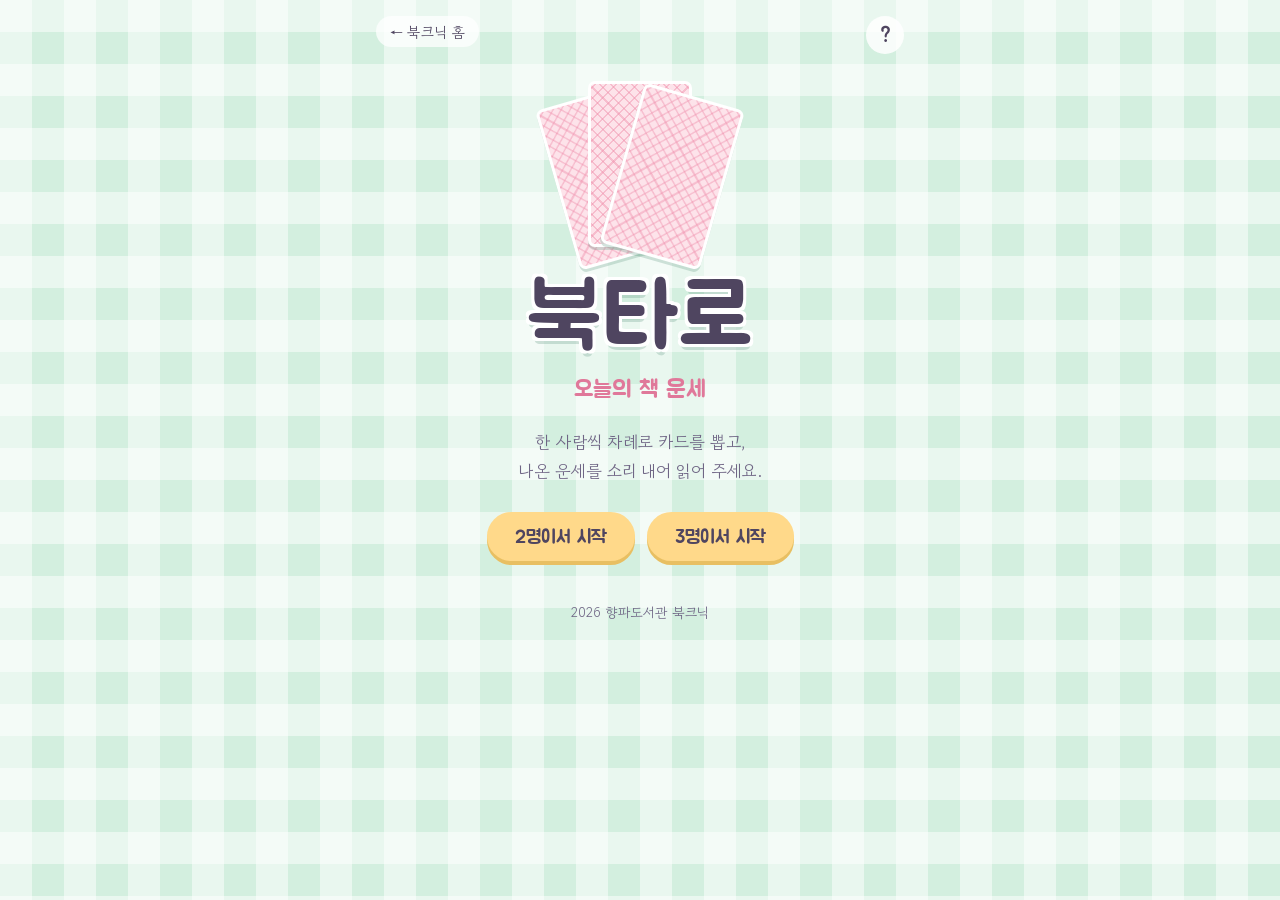
<file: tarot/index.html>
<!DOCTYPE html>
<html lang="ko">
<head>
<meta charset="utf-8">
<meta name="viewport" content="width=device-width, initial-scale=1, viewport-fit=cover">
<title>북타로 – 오늘의 책 운세</title>
<link rel="preconnect" href="https://fonts.googleapis.com">
<link rel="preconnect" href="https://fonts.gstatic.com" crossorigin>
<link href="https://fonts.googleapis.com/css2?family=Jua&family=Gowun+Dodum&display=swap" rel="stylesheet">
<style>
  :root {
    --mat: #2f6b4f;
    --mat-check: rgba(255, 255, 255, 0.09);
    --on-mat: #fff8e6;
    --on-mat-dim: rgba(255, 248, 230, 0.8);
    --paper: #fffbef;
    --ink: #22302a;
    --ink-dim: #56645d;
    --back: #f6e9c4;
    --back-line: rgba(47, 107, 79, 0.34);
    --shade: rgba(14, 34, 25, 0.93);
    --btn: #ffd84d;
    --btn-ink: #22302a;
    --slot: rgba(0, 0, 0, 0.14);
    --drop: rgba(10, 28, 20, 0.35);

    --suit-0: #e2a816; /* 은행잎 */
    --suit-1: #3d7ea6; /* 가을 하늘 */
    --suit-2: #c9483e; /* 단풍 */
    --suit-3: #c85c93; /* 코스모스 */

    --who-0: #ffd766; /* 고양이 독자 */
    --who-1: #f7b3c8; /* 토끼 독자 */
    --who-2: #a9d8f0; /* 곰 독자 */

    --display: "Jua", "Apple SD Gothic Neo", "Malgun Gothic", sans-serif;
    --body: "Gowun Dodum", "Apple SD Gothic Neo", "Malgun Gothic", "Noto Sans KR", sans-serif;

    box-sizing: border-box;
    padding-top: env(safe-area-inset-top, 0px);
    padding-bottom: env(safe-area-inset-bottom, 0px);
  }
  @media (prefers-color-scheme: dark) {
    :root:not([data-theme="light"]) {
      --mat: #173b2c;
      --mat-check: rgba(255, 255, 255, 0.06);
      --paper: #f4eedc;
      --back: #e9dcb6;
      --shade: rgba(5, 14, 10, 0.94);
      --btn: #f2c83a;
      --slot: rgba(0, 0, 0, 0.22);
      --drop: rgba(0, 0, 0, 0.5);
    }
  }
  :root[data-theme="dark"] {
    --mat: #173b2c;
    --mat-check: rgba(255, 255, 255, 0.06);
    --paper: #f4eedc;
    --back: #e9dcb6;
    --shade: rgba(5, 14, 10, 0.94);
    --btn: #f2c83a;
    --slot: rgba(0, 0, 0, 0.22);
    --drop: rgba(0, 0, 0, 0.5);
  }

  *, *::before, *::after { box-sizing: inherit; }
  html { height: 100%; scroll-padding-top: env(safe-area-inset-top, 0px); }
  body {
    margin: 0;
    min-height: 100%;
    font-family: var(--body);
    font-size: 17px;
    line-height: 1.7;
    color: var(--on-mat);
    word-break: keep-all;
    /* 체크무늬 돗자리 */
    background-color: var(--mat);
    background-image:
      linear-gradient(90deg, var(--mat-check) 50%, transparent 50%),
      linear-gradient(var(--mat-check) 50%, transparent 50%);
    background-size: 64px 64px;
    -webkit-text-size-adjust: 100%;
  }
  button { font: inherit; color: inherit; touch-action: manipulation; -webkit-tap-highlight-color: transparent; }
  [hidden] { display: none !important; }

  .screen {
    max-width: 560px;
    margin: 0 auto;
    padding: 28px 16px 40px;
  }

  /* ── 버튼 ── */
  .btn {
    display: inline-flex;
    align-items: center;
    gap: 9px;
    border: 0;
    border-radius: 999px;
    padding: 14px 28px 12px;
    background: var(--btn);
    color: var(--btn-ink);
    font-family: var(--display);
    font-size: 1.2rem;
    line-height: 1.2;
    cursor: pointer;
    box-shadow: 0 4px 0 var(--drop);
    transition: transform 0.08s ease, box-shadow 0.08s ease;
  }
  .btn:active { transform: translateY(3px); box-shadow: 0 1px 0 var(--drop); }
  .btn:focus-visible, .card-back:focus-visible {
    outline: 3px solid var(--on-mat);
    outline-offset: 3px;
  }
  .btn-quiet {
    background: transparent;
    color: var(--on-mat);
    box-shadow: inset 0 0 0 2px var(--on-mat-dim);
  }
  .btn-quiet:active { box-shadow: inset 0 0 0 2px var(--on-mat-dim); }

  /* ── 시작 화면 ── */
  #start { text-align: center; padding-top: 44px; }
  .fan {
    position: relative;
    height: 190px;
    margin: 0 auto 20px;
    width: 240px;
  }
  .fan .card-back {
    position: absolute;
    left: 50%;
    bottom: 0;
    width: 104px;
    margin-left: -52px;
    transform-origin: 50% 120%;
    cursor: default;
  }
  .fan .card-back:nth-child(1) { transform: rotate(-16deg); }
  .fan .card-back:nth-child(2) { transform: rotate(0deg) translateY(-8px); }
  .fan .card-back:nth-child(3) { transform: rotate(16deg); }
  @media (prefers-reduced-motion: no-preference) {
    .fan .card-back { animation: fan-out 0.7s cubic-bezier(0.2, 0.8, 0.2, 1) backwards; }
    .fan .card-back:nth-child(1) { --from: rotate(0deg); }
    .fan .card-back:nth-child(3) { --from: rotate(0deg); }
    @keyframes fan-out { from { transform: var(--from, rotate(0deg)); } }
  }
  h1 {
    font-family: var(--display);
    font-weight: 400;
    font-size: clamp(3.6rem, 19vw, 5.6rem);
    line-height: 1;
    margin: 0;
    letter-spacing: 0.01em;
    text-shadow: 0 5px 0 var(--drop);
  }
  .subtitle {
    font-family: var(--display);
    font-size: 1.5rem;
    line-height: 1.3;
    margin: 10px 0 0;
    color: var(--btn);
  }
  .howto { margin: 22px auto 26px; max-width: 21em; color: var(--on-mat-dim); text-wrap: balance; }
  .start-buttons { display: flex; gap: 12px; justify-content: center; flex-wrap: wrap; }
  .credit { margin-top: 40px; font-size: 0.85rem; color: var(--on-mat-dim); }

  /* ── 독자 캐릭터 ── */
  .ava {
    display: inline-grid;
    place-items: center;
    flex: none;
    width: var(--size, 56px);
    height: var(--size, 56px);
    border-radius: 50%;
    background: var(--who);
    border: 3px solid var(--paper);
    box-shadow: 0 3px 0 var(--drop);
    overflow: hidden;
  }
  .ava svg { display: block; width: 86%; height: 86%; }
  .ava-lg { --size: 92px; border-width: 4px; }
  .ava-md { --size: 56px; }
  .ava-s2 { --size: 44px; }
  .ava-sm { --size: 30px; border-width: 2px; box-shadow: none; }
  .name-chip {
    display: inline-block;
    background: var(--who);
    color: var(--ink);
    border-radius: 0.5em;
    padding: 0.12em 0.5em 0.02em;
    text-shadow: none;
    white-space: nowrap;
  }
  .name-chip.sm { border-radius: 0.6em; padding: 0 0.5em; margin-right: 1px; }
  .stack { display: inline-flex; flex: none; }
  .stack .ava + .ava { margin-left: -12px; }

  .screen-title {
    font-family: var(--display);
    font-weight: 400;
    font-size: clamp(2rem, 9vw, 2.6rem);
    line-height: 1.2;
    margin: 0 0 6px;
    text-align: center;
    text-shadow: 0 3px 0 var(--drop);
  }
  .screen-lead { text-align: center; margin: 0 auto 26px; max-width: 19em; color: var(--on-mat-dim); text-wrap: balance; }
  #intro { padding-top: 44px; }
  .roster { display: flex; justify-content: center; gap: 10px; list-style: none; padding: 0; margin: 0; }
  .roster li { display: flex; flex-direction: column; align-items: center; gap: 10px; flex: 1 1 0; min-width: 0; max-width: 112px; }
  .roster .ava-lg { --size: min(92px, 26vw); }
  .name-input {
    width: 100%;
    border: 0;
    border-radius: 0.55em;
    padding: 7px 4px 4px;
    background: var(--who);
    color: var(--ink);
    font-family: var(--display);
    font-size: 16px;
    line-height: 1.5;
    text-align: center;
    box-shadow: 0 3px 0 var(--drop);
  }
  .name-input::placeholder { color: var(--ink); opacity: 0.45; }
  .name-input:focus-visible { outline: 3px solid var(--on-mat); outline-offset: 3px; }
  .roster .order { font-size: 0.9rem; line-height: 1.2; color: var(--on-mat-dim); }

  /* ── 카드 뒷면 ── */
  .card-back {
    display: block;
    padding: 0;
    aspect-ratio: 5 / 8;
    border: 3px solid var(--paper);
    border-radius: 7px;
    background-color: var(--back);
    background-image:
      repeating-linear-gradient(45deg, transparent 0 6px, var(--back-line) 6px 7.5px),
      repeating-linear-gradient(-45deg, transparent 0 6px, var(--back-line) 6px 7.5px);
    box-shadow: 0 3px 0 var(--drop);
  }

  /* ── 뽑기 화면 ── */
  .turn { text-align: center; }
  .cast { display: flex; align-items: center; justify-content: center; gap: 12px; height: 100px; margin-bottom: 12px; }
  .cast .card-back.mini { width: 24px; border-width: 2px; border-radius: 4px; transform: rotate(9deg); }
  .cast .stack .ava + .ava { margin-left: -16px; }
  .turn h2 {
    font-family: var(--display);
    font-weight: 400;
    font-size: clamp(1.7rem, 8vw, 2.3rem);
    line-height: 1.25;
    margin: 0 0 8px;
    text-shadow: 0 3px 0 var(--drop);
  }
  .turn p { margin: 0; min-height: 1.7em; color: var(--on-mat-dim); }
  .dots { display: flex; gap: 7px; justify-content: center; margin: 14px 0 22px; padding: 0; list-style: none; }
  .dots li { width: 11px; height: 11px; border-radius: 50%; box-shadow: inset 0 0 0 2px var(--dot); opacity: 0.75; }
  .dots li.done { background: var(--dot); opacity: 0.5; }
  .dots li.now { background: var(--dot); opacity: 1; box-shadow: 0 0 0 3px var(--mat), 0 0 0 5px var(--dot); }

  .spread {
    display: grid;
    grid-template-columns: repeat(8, 1fr);
    gap: 10px 6px;
  }
  .spread .slot { border-radius: 7px; background: var(--slot); aspect-ratio: 5 / 8; }
  .spread .card-back {
    width: 100%;
    border-width: 2px;
    border-radius: 6px;
    cursor: pointer;
    transform: rotate(var(--tilt, 0deg));
    transition: transform 0.12s ease;
  }
  .spread .card-back:active { transform: rotate(var(--tilt, 0deg)) translateY(-6px); }
  @media (hover: hover) {
    .spread .card-back:hover { transform: rotate(var(--tilt, 0deg)) translateY(-6px); }
  }
  .spread .card-back.gone { visibility: hidden; }

  /* ── 카드 공개 ── */
  .reveal {
    position: fixed;
    inset: 0;
    z-index: 10;
    display: flex;
    flex-direction: column;
    align-items: center;
    justify-content: center;
    gap: 16px;
    padding: calc(16px + env(safe-area-inset-top, 0px)) 16px calc(20px + env(safe-area-inset-bottom, 0px));
    background: var(--shade);
    overflow-y: auto;
    text-align: center;
  }
  .reveal-head { display: flex; align-items: center; gap: 12px; text-align: left; }
  .reveal-for {
    font-family: var(--display);
    font-size: 1.4rem;
    line-height: 1.25;
    margin: 0;
  }
  .reveal-by { margin: 2px 0 0; font-size: 0.92rem; line-height: 1.4; color: var(--on-mat-dim); }
  .flip { width: min(72vw, 290px, 39vh); aspect-ratio: 5 / 8; perspective: 1100px; flex: none; }
  .flip-inner {
    position: relative;
    width: 100%;
    height: 100%;
    transform-style: preserve-3d;
    transition: transform 0.75s cubic-bezier(0.2, 0.7, 0.2, 1);
  }
  .flip.is-flipped .flip-inner { transform: rotateY(180deg); }
  .side {
    position: absolute;
    inset: 0;
    backface-visibility: hidden;
    -webkit-backface-visibility: hidden;
    border-radius: 16px;
    box-shadow: 0 10px 0 var(--drop);
  }
  .side.card-back { width: 100%; height: 100%; border-width: 8px; border-radius: 16px; }
  .face {
    transform: rotateY(180deg);
    background: var(--paper);
    color: var(--ink);
    display: flex;
    flex-direction: column;
    align-items: center;
    padding: 0 18px 18px;
    overflow: hidden;
  }
  .face-band {
    align-self: stretch;
    margin: 0 -18px;
    padding: 9px 12px 7px;
    background: var(--suit);
    color: var(--suit-ink, var(--ink));
    font-size: 0.82rem;
    line-height: 1.3;
    display: flex;
    justify-content: space-between;
  }
  .face svg { width: 38%; height: auto; margin: auto 0 0; flex: none; }
  .face svg .fill { fill: var(--suit); }
  .face svg .line { fill: none; stroke: var(--ink); stroke-width: 2.6; stroke-linecap: round; stroke-linejoin: round; }
  .face-name {
    font-family: var(--display);
    font-size: clamp(1.7rem, 8.5vw, 2.2rem);
    line-height: 1.15;
    margin: 10px 0 8px;
  }
  .face-text { margin: 0 0 auto; font-size: 1.02rem; line-height: 1.6; text-wrap: balance; }
  .reveal-hint { margin: 0; font-size: 0.92rem; color: var(--on-mat-dim); }
  @media (prefers-reduced-motion: reduce) {
    .flip-inner { transition: none; }
    .btn, .spread .card-back { transition: none; }
  }

  /* ── 결과 화면 ── */
  .who {
    display: flex;
    align-items: center;
    gap: 10px;
    font-family: var(--display);
    font-weight: 400;
    font-size: 1.35rem;
    line-height: 1.3;
    margin: 26px 0 10px;
  }
  .strip {
    display: grid;
    grid-template-columns: 12px 1fr;
    background: var(--paper);
    color: var(--ink);
    border-radius: 10px;
    overflow: hidden;
    box-shadow: 0 3px 0 var(--drop);
    margin-bottom: 10px;
  }
  .strip::before { content: ""; background: var(--suit); }
  .strip-body { padding: 12px 16px 13px; }
  .strip-kind { margin: 0; font-size: 0.82rem; color: var(--ink-dim); line-height: 1.4; }
  .strip-name { margin: 1px 0 3px; font-family: var(--display); font-size: 1.35rem; line-height: 1.25; }
  .strip-text { margin: 0; font-size: 0.98rem; line-height: 1.6; }
  .strip-tag {
    display: inline-block;
    margin-left: 6px;
    padding: 0 7px;
    border-radius: 6px;
    background: rgba(34, 48, 42, 0.08);
    color: var(--ink);
  }

  /* 카드 풀이 */
  .reading {
    background: #fff1c2;
    color: var(--ink);
    border-radius: 12px;
    box-shadow: 0 3px 0 var(--drop);
    padding: 14px 16px 15px;
    margin: 4px 0 6px;
  }
  .reading-label {
    margin: 0 0 6px;
    font-family: var(--display);
    font-size: 1.02rem;
    line-height: 1.3;
  }
  .reading p:not(.reading-label) { margin: 0 0 6px; font-size: 0.98rem; line-height: 1.65; }
  .reading p:last-child { margin-bottom: 0; }
  .reading .bonus { color: #8a5a00; }

  .team-box { text-align: center; padding: 18px 16px 18px; }
  .team-box .reading-label { font-size: 0.95rem; color: #6b5a2a; font-family: var(--body); }
  .team-title {
    margin: 2px 0 2px !important;
    font-family: var(--display);
    font-size: clamp(1.45rem, 7vw, 1.8rem) !important;
    line-height: 1.25 !important;
  }
  .team-score { margin: 0 0 10px !important; font-family: var(--display); font-size: 1.1rem !important; color: #c2412f; }
  .team-box p.team-desc { text-align: left; }

  .again { text-align: center; margin-top: 30px; }

  /* ── 북크닉 홈으로 ── */
  .home {
    display: block;
    width: fit-content;
    margin: -28px 0 18px;
    padding: 6px 14px 5px;
    border-radius: 99px;
    background: rgba(0, 0, 0, 0.18);
    color: var(--on-mat);
    font-size: 0.9rem;
    line-height: 1.4;
    text-decoration: none;
  }
  .home:focus-visible { outline: 3px solid var(--on-mat); outline-offset: 3px; }

  /* ── 도움말 ── */
  :root { --hp-paper: var(--paper); --hp-ink: var(--ink); --hp-dim: var(--ink-dim); --hp-accent: var(--btn); --hp-accent-ink: var(--btn-ink); --hp-display: var(--display); --hp-shade: var(--shade); --hp-btn: rgba(0, 0, 0, 0.18); --hp-btn-ink: var(--on-mat); }
  .help-btn {
    width: 38px; height: 38px;
    display: grid; place-items: center;
    border: 0; border-radius: 50%;
    background: var(--hp-btn); color: var(--hp-btn-ink);
    font-family: var(--hp-display); font-size: 20px; line-height: 1;
    cursor: pointer;
  }
  .help-btn:focus-visible, .help-close:focus-visible { outline: 3px solid var(--hp-accent); outline-offset: 3px; }
  .help {
    position: fixed; inset: 0; z-index: 60;
    display: flex; align-items: center; justify-content: center;
    padding: calc(16px + env(safe-area-inset-top, 0px)) 16px calc(16px + env(safe-area-inset-bottom, 0px));
    background: var(--hp-shade);
  }
  .help-card {
    display: flex; flex-direction: column;
    width: 100%; max-width: 420px; max-height: 100%;
    background: var(--hp-paper); color: var(--hp-ink);
    border-radius: 20px;
    box-shadow: 0 8px 0 rgba(0, 0, 0, 0.18);
    text-align: left;
    overflow: hidden;
  }
  .help-body { flex: 1 1 auto; min-height: 0; overflow-y: auto; padding: 22px 22px 6px; }
  .help-title { margin: 0; font-family: var(--hp-display); font-weight: 400; font-size: 1.45rem; line-height: 1.3; }
  .help-lead { margin: 6px 0 14px; font-size: 0.98rem; line-height: 1.6; color: var(--hp-dim); }
  .help-steps { list-style: none; margin: 0; padding: 0; counter-reset: hs; display: grid; gap: 12px; }
  .help-steps li { counter-increment: hs; display: grid; grid-template-columns: 28px 1fr; gap: 10px; font-size: 0.95rem; line-height: 1.6; }
  .help-steps li::before {
    content: counter(hs);
    width: 28px; height: 28px; border-radius: 50%;
    display: grid; place-items: center;
    background: var(--hp-accent); color: var(--hp-accent-ink);
    font-family: var(--hp-display); font-size: 0.95rem; line-height: 1;
  }
  .help-steps b { display: block; font-size: 1rem; }
  .help-tip { margin: 16px 0 6px; padding: 10px 12px; border-radius: 12px; background: rgba(0, 0, 0, 0.05); font-size: 0.92rem; line-height: 1.55; }
  .help-tip span { margin-right: 6px; padding: 1px 7px; border-radius: 6px; background: var(--hp-accent); color: var(--hp-accent-ink); font-family: var(--hp-display); font-size: 0.8rem; }
  .help-foot { flex: none; padding: 12px 22px 18px; text-align: center; }
  .help-close {
    min-width: 140px; padding: 12px 26px 10px;
    border: 0; border-radius: 99px;
    background: var(--hp-accent); color: var(--hp-accent-ink);
    font-family: var(--hp-display); font-size: 1.1rem; line-height: 1.2;
    box-shadow: 0 4px 0 rgba(0, 0, 0, 0.18);
    cursor: pointer;
  }

  #start { position: relative; }
  #start .help-btn { position: absolute; top: 16px; right: 16px; }

  /* ═══ 파스텔 테마 (북크닉 메인과 같은 톤) ═══ */
  :root, :root:not([data-theme="light"]), :root[data-theme="dark"] {
    color-scheme: light;
    --mat: #d3efdf;
    --mat-check: rgba(255, 255, 255, 0.5);
    --on-mat: #4f4560;
    --on-mat-dim: #6f6585;
    --paper: #ffffff;
    --ink: #4f4560;
    --ink-dim: #85799a;
    --back: #fde3ea;
    --back-line: rgba(239, 143, 172, 0.45);
    --shade: rgba(79, 69, 96, 0.84);
    --btn: #ffd98a;
    --btn-ink: #4f4560;
    --slot: rgba(255, 255, 255, 0.55);
    --drop: rgba(110, 160, 140, 0.3);
    --suit-0: #f6cf6e;
    --suit-1: #8fc3ea;
    --suit-2: #f4a297;
    --suit-3: #e9a6cf;
    --pop: #e0789a;
    --hp-btn: rgba(255, 255, 255, 0.85);
    --hp-btn-ink: #4f4560;
  }
  h1, .screen-title, .turn h2 { text-shadow: 3px 3px 0 #fff, -3px 3px 0 #fff, 3px -3px 0 #fff, -3px -3px 0 #fff, 0 6px 0 var(--drop); }
  .subtitle { color: var(--pop); }
  .btn { box-shadow: 0 4px 0 #e8bf62; }
  .btn:active { box-shadow: 0 1px 0 #e8bf62; }
  .btn-quiet { background: rgba(255, 255, 255, 0.7); box-shadow: inset 0 0 0 2px #b9d9c8; }
  .reveal { color: #fff; }
  .reveal-by, .reveal-hint { color: rgba(255, 255, 255, 0.85); }
  .reading { background: #fff6d8; }
  .team-score { color: var(--pop); }
  .home { background: rgba(255, 255, 255, 0.75); color: var(--ink); }
</style>
</head>
<body>

<!-- 시작 -->
<main class="screen" id="start">
  <button class="help-btn" type="button" id="help-open" aria-label="도움말 보기">?</button>
  <a class="home" href="../index.html">← 북크닉 홈</a>
  <div class="fan" aria-hidden="true">
    <span class="card-back"></span>
    <span class="card-back"></span>
    <span class="card-back"></span>
  </div>
  <h1>북타로</h1>
  <p class="subtitle">오늘의 책 운세</p>
  <p class="howto">한 사람씩 차례로 카드를 뽑고, 나온 운세를 소리 내어 읽어 주세요.</p>
  <div class="start-buttons">
    <button class="btn" type="button" data-players="2">2명이서 시작</button>
    <button class="btn" type="button" data-players="3">3명이서 시작</button>
  </div>
  <p class="credit">2026 향파도서관 북크닉</p>
</main>

<!-- 독자 소개 -->
<main class="screen" id="intro" hidden>
  <h2 class="screen-title">오늘의 독자</h2>
  <p class="screen-lead">캐릭터를 하나씩 맡고 이름을 적어 주세요.</p>
  <ol class="roster" id="roster"></ol>
  <div class="again">
    <button class="btn" type="button" id="deal">카드 펼치기</button>
  </div>
</main>

<!-- 뽑기 -->
<main class="screen" id="play" hidden>
  <div class="turn" aria-live="polite">
    <div class="cast" id="turn-cast" aria-hidden="true"></div>
    <h2 id="turn-title"></h2>
    <p id="turn-sub"></p>
  </div>
  <ol class="dots" id="dots"></ol>
  <div class="spread" id="spread"></div>
</main>

<!-- 카드 공개 -->
<div class="reveal" id="reveal" role="dialog" aria-modal="true" aria-labelledby="reveal-for" hidden>
  <div class="reveal-head">
    <span class="stack" id="reveal-cast" aria-hidden="true"></span>
    <div>
      <p class="reveal-for" id="reveal-for"></p>
      <p class="reveal-by" id="reveal-by"></p>
    </div>
  </div>
  <div class="flip" id="flip">
    <div class="flip-inner">
      <div class="side card-back" aria-hidden="true"></div>
      <div class="side face" id="face">
        <div class="face-band"><span id="face-suit"></span><span id="face-no"></span></div>
        <span id="face-glyph"></span>
        <p class="face-name" id="face-name"></p>
        <p class="face-text" id="face-text"></p>
      </div>
    </div>
  </div>
  <p class="reveal-hint">소리 내어 읽어 주세요.</p>
  <button class="btn" type="button" id="next"></button>
</div>

<!-- 결과 -->
<main class="screen" id="result" hidden>
  <a class="home" href="../index.html">← 북크닉 홈</a>
  <h2 class="screen-title">오늘 뽑은 카드</h2>
  <p class="screen-lead" id="result-lead"></p>
  <div id="result-list"></div>
  <div class="again">
    <button class="btn" type="button" id="again">처음부터 다시 뽑기</button>
  </div>
</main>

<script>
(function () {
  "use strict";

  var SUITS = ["책의 구석구석", "도서관 한 바퀴", "이야기의 흐름", "책의 한살이"];

  // 묶음별 그림 (열린 책 / 서가 / 이야기 길 / 쌓인 책)
  var GLYPHS = [
    '<svg viewBox="0 0 64 64" aria-hidden="true"><path class="fill" d="M32 18c-6-5-14-6-24-5v34c10-1 18 0 24 5 6-5 14-6 24-5V13c-10-1-18 0-24 5z"/><path class="line" d="M32 18c-6-5-14-6-24-5v34c10-1 18 0 24 5 6-5 14-6 24-5V13c-10-1-18 0-24 5zM32 18v34"/></svg>',
    '<svg viewBox="0 0 64 64" aria-hidden="true"><rect class="fill" x="10" y="14" width="9" height="36"/><rect class="fill" x="33" y="20" width="10" height="30"/><path class="line" d="M10 14h9v36h-9zM19 22h14v28H19zM33 20h10v30H33zM45.5 17.5l8.5 2.3-8 30.4-8.5-2.3zM6 50h52"/></svg>',
    '<svg viewBox="0 0 64 64" aria-hidden="true"><path class="fill" d="M47 6l3.2 8.8L59 18l-8.8 3.2L47 30l-3.2-8.8L35 18l8.8-3.2z"/><path class="line" d="M6 52c8 0 8-12 16-12s8 12 16 12 8-12 14-18M47 6l3.2 8.8L59 18l-8.8 3.2L47 30l-3.2-8.8L35 18l8.8-3.2z"/></svg>',
    '<svg viewBox="0 0 64 64" aria-hidden="true"><rect class="fill" x="12" y="24" width="40" height="12" rx="2"/><path class="line" d="M8 40h44a4 4 0 010 12H8zM12 24h40v12H12a6 6 0 010-12zM14 10h38a3 3 0 010 10H14zM50 40v12M18 24v12"/></svg>'
  ];

  var CARDS = [
    ["표지", "첫인상 운이 좋은 날이에요. 먼저 인사를 건네 보세요."],
    ["띠지", "화려한 말에 흔들리기 쉬운 날이에요. 한 장 더 넘겨 보고 정하세요."],
    ["책등", "가까이 있어서 못 알아본 것이 있어요. 옆 사람을 다시 한번 보세요."],
    ["목차", "순서만 정하면 술술 풀려요. 할 일을 세 가지만 적어 보세요."],
    ["첫 문장", "시작 운이 좋은 날이에요. 미뤄 둔 일의 첫 줄만 써 보세요."],
    ["밑줄", "오래 남을 한마디를 듣게 돼요. 오늘은 귀를 기울여 보세요."],
    ["책갈피", "잠깐 멈춰도 괜찮은 날이에요. 어디까지 왔는지만 기억해 두세요."],
    ["마지막 장", "끝이 가까운 일이 있어요. 조금만 더 넘기면 돼요."],

    ["신간 코너", "새로운 만남이 기다려요. 오늘은 평소 안 가던 길로 가 보세요."],
    ["대출 중", "원하는 것이 바로 오지 않는 날이에요. 예약을 걸어 두면 차례가 와요."],
    ["반납함", "묵혀 둔 일을 돌려보내면 마음이 가벼워져요."],
    ["연체", "미뤄 둔 연락이 있다면 오늘 해 보세요. 늦어도 반가워할 거예요."],
    ["청구기호", "찾던 것은 제자리에 있어요. 차근차근 따라가면 만나요."],
    ["열람실", "조용히 집중하면 뭐든 잘되는 날이에요. 딱 20분만 몰입해 보세요."],
    ["사서 선생님", "물어보면 답이 나오는 날이에요. 혼자 끙끙대지 말고 도움을 청하세요."],
    ["희망 도서", "바라는 것은 말해야 이루어져요. 오늘은 입 밖으로 꺼내 보세요."],

    ["프롤로그", "아직 시작도 안 했어요. 진짜 재미는 이제부터예요."],
    ["주인공", "오늘의 주인공은 바로 당신이에요. 쏟아지는 시선을 즐기세요."],
    ["조연", "옆 사람을 빛내 주면 나도 함께 빛나요. 칭찬 한마디를 건네 보세요."],
    ["복선", "지금 겪는 일은 나중에 다 쓸모가 있어요. 사소한 일도 기억해 두세요."],
    ["반전", "뜻밖의 소식이 찾아와요. 놀랄 준비를 해 두세요."],
    ["클라이맥스", "가장 신나는 순간이 다가와요. 졸지 말고 지켜보세요."],
    ["시리즈 1권", "오래 이어질 인연이 시작돼요. 다음 권을 기대하세요."],
    ["에필로그", "지나간 일이 좋은 추억으로 정리돼요. 마음 편히 덮어도 돼요."],

    ["초판 1쇄", "처음 해 보는 일에 행운이 따라요. 서툰 것도 매력이에요."],
    ["개정판", "다시 하면 더 잘되는 날이에요. 한 번 접었던 일에 재도전해 보세요."],
    ["오탈자", "작은 실수가 있어도 이야기는 계속돼요. 웃고 넘어가세요."],
    ["각주", "작은 것이 큰 힌트가 돼요. 지나가는 말도 흘려듣지 마세요."],
    ["번역", "말이 달라도 마음은 통해요. 오해가 풀리는 날이에요."],
    ["추천사", "누군가 당신을 칭찬하고 있어요. 귀가 간지러워도 놀라지 마세요."],
    ["베스트셀러", "인기 운이 오르는 날이에요. 주변에 사람이 모여들어요."],
    ["스테디셀러", "꾸준함이 빛나는 날이에요. 늘 하던 대로만 하면 돼요."]
  ];

  // 독자 캐릭터: 뽑는 순서대로 고양이, 토끼, 곰
  var WHO = [
    { name: "고양이", svg: '<svg viewBox="0 0 64 64"><g stroke="#22302a" stroke-width="2.4" stroke-linejoin="round"><path d="M13 30l1-20 15 9z" fill="#f2994a"/><path d="M51 30l-1-20-15 9z" fill="#f2994a"/><ellipse cx="32" cy="38" rx="22" ry="18" fill="#f2994a"/></g><path d="M32 21v5M26.5 22l1 4.5M37.5 22l-1 4.5" stroke="#c96f22" stroke-width="2.4" stroke-linecap="round" fill="none"/><ellipse cx="19" cy="43.5" rx="3.4" ry="2.2" fill="#f9c9ae"/><ellipse cx="45" cy="43.5" rx="3.4" ry="2.2" fill="#f9c9ae"/><circle cx="24" cy="37" r="2.5" fill="#22302a"/><circle cx="40" cy="37" r="2.5" fill="#22302a"/><path d="M30 41.5h4l-2 2.4z" fill="#22302a" stroke="#22302a" stroke-width="1" stroke-linejoin="round"/><path d="M32 44q-2.5 3.5-5.5 1.5M32 44q2.5 3.5 5.5 1.5M8.5 38l7.5 1.5M8.5 44l7.5-1M55.5 38l-7.5 1.5M55.5 44l-7.5-1" stroke="#22302a" stroke-width="1.9" stroke-linecap="round" fill="none"/></svg>' },
    { name: "토끼", svg: '<svg viewBox="0 0 64 64"><g stroke="#22302a" stroke-width="2.4" stroke-linejoin="round" fill="#fffdf7"><ellipse cx="23" cy="17" rx="6" ry="14" transform="rotate(-10 23 17)"/><ellipse cx="41" cy="17" rx="6" ry="14" transform="rotate(10 41 17)"/></g><ellipse cx="23" cy="18" rx="2.5" ry="9" transform="rotate(-10 23 18)" fill="#f59ab5"/><ellipse cx="41" cy="18" rx="2.5" ry="9" transform="rotate(10 41 18)" fill="#f59ab5"/><ellipse cx="32" cy="42" rx="20" ry="16" fill="#fffdf7" stroke="#22302a" stroke-width="2.4"/><ellipse cx="19.5" cy="46.5" rx="3.4" ry="2.2" fill="#f9c4d2"/><ellipse cx="44.5" cy="46.5" rx="3.4" ry="2.2" fill="#f9c4d2"/><circle cx="25" cy="41" r="2.5" fill="#22302a"/><circle cx="39" cy="41" r="2.5" fill="#22302a"/><ellipse cx="32" cy="45.3" rx="2.1" ry="1.5" fill="#e8718d"/><path d="M32 47q-2.2 2.8-4.8 1M32 47q2.2 2.8 4.8 1" stroke="#22302a" stroke-width="1.9" stroke-linecap="round" fill="none"/></svg>' },
    { name: "곰", svg: '<svg viewBox="0 0 64 64"><g stroke="#22302a" stroke-width="2.4" fill="#b37a4c"><circle cx="15" cy="19" r="8.5"/><circle cx="49" cy="19" r="8.5"/></g><circle cx="15" cy="19" r="3.8" fill="#e9c39c"/><circle cx="49" cy="19" r="3.8" fill="#e9c39c"/><ellipse cx="32" cy="37" rx="22" ry="19" fill="#b37a4c" stroke="#22302a" stroke-width="2.4"/><ellipse cx="32" cy="44" rx="9.5" ry="7.2" fill="#f3dcbf"/><ellipse cx="16.5" cy="42.5" rx="3.2" ry="2.1" fill="#d9936a"/><ellipse cx="47.5" cy="42.5" rx="3.2" ry="2.1" fill="#d9936a"/><circle cx="23" cy="35" r="2.5" fill="#22302a"/><circle cx="41" cy="35" r="2.5" fill="#22302a"/><ellipse cx="32" cy="41" rx="3.4" ry="2.5" fill="#22302a"/><path d="M32 43.5v2.5M32 46q-2.3 2.4-4.6.6M32 46q2.3 2.4 4.6.6" stroke="#22302a" stroke-width="1.9" stroke-linecap="round" fill="none"/></svg>' }
  ];
  var ORDER = ["첫 번째", "두 번째", "세 번째"];

  // 카드마다 하나의 '기운'을 정해 두고, 뽑힌 카드들의 기운을 엮어 풀이를 만든다
  // 0 새 출발 · 1 만남 · 2 집중 · 3 쉼 · 4 끈기 · 5 빛남
  var CARD_THEME = [
    1, 3, 1, 2, 0, 2, 3, 4,     // 표지 띠지 책등 목차 첫문장 밑줄 책갈피 마지막장
    0, 3, 3, 1, 2, 2, 1, 0,     // 신간 대출중 반납함 연체 청구기호 열람실 사서 희망도서
    0, 5, 5, 2, 0, 5, 1, 3,     // 프롤로그 주인공 조연 복선 반전 클라이맥스 시리즈1권 에필로그
    0, 4, 3, 2, 1, 5, 5, 4      // 초판1쇄 개정판 오탈자 각주 번역 추천사 베스트셀러 스테디셀러
  ];
  var THEMES = [
    { name: "새 출발",
      today: "오늘은 무언가를 새로 시작하는 힘이 가득한 날이에요.",
      week: "새로운 일이 문을 두드려요. 망설이지 말고 열어 보세요.",
      same: "두 카드가 모두 새 출발을 말하고 있어요. 미뤄 둔 일을 시작하기에 이보다 좋은 때는 없어요.",
      team: "출발선에 나란히 선 팀",
      teamDesc: "함께라면 처음 해 보는 일도 겁나지 않는 조합이에요. 오늘 북크닉에서 안 해 본 것 하나를 같이 해 보세요." },
    { name: "만남",
      today: "오늘은 사람과 마음이 잘 닿는 날이에요.",
      week: "반가운 사람과의 이야기가 기다리고 있어요.",
      same: "두 카드가 모두 만남을 말하고 있어요. 이번 주에는 좋은 인연이 연달아 찾아올 거예요.",
      team: "마음이 척척 통하는 수다 팀",
      teamDesc: "서로의 이야기를 잘 들어 주는 조합이에요. 오늘 피크닉 수다가 생각보다 길어질지도 몰라요." },
    { name: "집중",
      today: "오늘은 작은 것까지 꼼꼼히 보는 눈이 밝은 날이에요.",
      week: "한 가지에 몰두하면 기대보다 좋은 결과가 나와요.",
      same: "두 카드가 모두 집중을 말하고 있어요. 이번 주에 붙잡은 일은 끝내 해내게 될 거예요.",
      team: "단서를 놓치지 않는 탐정 팀",
      teamDesc: "작은 것도 그냥 지나치지 않는 조합이에요. 오늘 정원에서 남들이 못 본 작은 가을을 찾아낼지도 몰라요." },
    { name: "쉼",
      today: "오늘은 잠깐 쉬어 가도 괜찮은 날이에요.",
      week: "서두르지 않을수록 일이 술술 풀려요.",
      same: "두 카드가 모두 쉼을 말하고 있어요. 이번 주에는 나를 조금 더 아껴 주세요.",
      team: "느긋한 피크닉 팀",
      teamDesc: "함께 있으면 마음이 편안해지는 조합이에요. 오늘은 정원의 바람을 천천히 즐겨 보세요." },
    { name: "끈기",
      today: "오늘은 하던 일을 끝까지 해내는 힘이 있는 날이에요.",
      week: "꾸준히 해 온 일이 드디어 열매를 맺어요.",
      same: "두 카드가 모두 끈기를 말하고 있어요. 포기하지 않은 일이 이번 주에 보답할 거예요.",
      team: "끝까지 가는 완독 팀",
      teamDesc: "한번 시작하면 끝을 보는 조합이에요. 같이 읽기 시작한 책은 꼭 마지막 장까지 가게 될 거예요." },
    { name: "빛남",
      today: "오늘은 어디서든 눈에 띄는 날이에요.",
      week: "누군가 당신의 좋은 점을 알아봐 줄 거예요.",
      same: "두 카드가 모두 빛남을 말하고 있어요. 이번 주의 주인공은 바로 당신이에요.",
      team: "어디서나 빛나는 주인공 팀",
      teamDesc: "함께 있으면 주변까지 환해지는 조합이에요. 오늘 찍는 사진은 분명 잘 나올 거예요." }
  ];
  var RAINBOW = {
    team: "알록달록 무지개 팀",
    teamDesc: "모두 다른 기운을 뽑은 조합이에요. 서로 다른 점이 오히려 이야기를 더 재미있게 만들어요."
  };
  function themeOf(cardIdx) { return CARD_THEME[cardIdx]; }
  function suitOf(cardIdx) { return Math.floor(cardIdx / 8); }

  var $ = function (id) { return document.getElementById(id); };
  var screens = { start: $("start"), intro: $("intro"), play: $("play"), result: $("result") };

  function ava(n, size) {
    var el = document.createElement("span");
    el.className = "ava ava-" + size;
    el.style.setProperty("--who", "var(--who-" + n + ")");
    el.setAttribute("aria-hidden", "true");
    el.innerHTML = WHO[n].svg;
    return el;
  }
  function chip(n, small) {
    var el = document.createElement("span");
    el.className = "name-chip" + (small ? " sm" : "");
    el.style.setProperty("--who", "var(--who-" + n + ")");
    el.textContent = reader(n);
    return el;
  }
  function everyone(size) {
    var el = document.createElement("span");
    el.className = "stack";
    for (var i = 0; i < players; i++) el.appendChild(ava(i, size));
    return el;
  }
  function fill(el, parts) {
    el.textContent = "";
    parts.forEach(function (p) {
      el.appendChild(typeof p === "string" ? document.createTextNode(p) : p);
    });
  }

  var players = 2;
  var names = ["", "", ""];   // 직접 적은 이름. 비워 두면 캐릭터 이름을 쓴다
  var steps = [];     // {kind:'self'|'peer'|'team', picker, target}
  var stepIdx = 0;
  var draws = [];     // 뽑은 카드 번호(0~31), steps와 같은 순서
  var busy = false;

  function reader(n) { return names[n] || WHO[n].name; }

  // 이름 뒤 조사: 받침이 있으면 withFinal, 없으면 noFinal
  function josa(word, withFinal, noFinal) {
    var c = word.charCodeAt(word.length - 1);
    if (c >= 0xac00 && c <= 0xd7a3) return (c - 0xac00) % 28 ? withFinal : noFinal;
    return withFinal + "(" + noFinal + ")";
  }
  function subject(n) { var w = reader(n); return w + josa(w, "이", "가"); }
  // '으로/로': 받침이 없거나 ㄹ 받침이면 '로'
  function toward(word) {
    var c = word.charCodeAt(word.length - 1);
    if (c >= 0xac00 && c <= 0xd7a3) {
      var f = (c - 0xac00) % 28;
      return word + (f === 0 || f === 8 ? "로" : "으로");
    }
    return word + "(으)로";
  }

  function shuffle(a) {
    for (var i = a.length - 1; i > 0; i--) {
      var j = Math.floor(Math.random() * (i + 1));
      var t = a[i]; a[i] = a[j]; a[j] = t;
    }
    return a;
  }

  function show(name) {
    Object.keys(screens).forEach(function (k) { screens[k].hidden = k !== name; });
    window.scrollTo(0, 0);
  }

  function showIntro(n) {
    players = n;
    var roster = $("roster");
    roster.textContent = "";
    for (var i = 0; i < n; i++) {
      var li = document.createElement("li");
      var order = document.createElement("span");
      order.className = "order";
      order.textContent = ORDER[i];
      var input = document.createElement("input");
      input.type = "text";
      input.className = "name-input";
      input.maxLength = 6;
      input.value = names[i];
      input.placeholder = "이름 적기";
      input.autocomplete = "off";
      input.setAttribute("autocapitalize", "off");
      input.setAttribute("spellcheck", "false");
      input.setAttribute("enterkeyhint", i === n - 1 ? "go" : "next");
      input.setAttribute("aria-label", ORDER[i] + " 독자 이름");
      input.style.setProperty("--who", "var(--who-" + i + ")");
      input.addEventListener("keydown", onNameKey);
      li.appendChild(ava(i, "lg"));
      li.appendChild(input);
      li.appendChild(order);
      roster.appendChild(li);
    }
    show("intro");
    roster.querySelector("input").focus({ preventScroll: true });
  }

  function onNameKey(e) {
    if (e.key !== "Enter" || e.isComposing) return;
    e.preventDefault();
    var inputs = Array.prototype.slice.call(document.querySelectorAll("#roster input"));
    var next = inputs[inputs.indexOf(e.target) + 1];
    if (next) next.focus();
    else $("deal").click();
  }

  function readNames() {
    Array.prototype.forEach.call(document.querySelectorAll("#roster input"), function (input, i) {
      names[i] = input.value.replace(/\s+/g, " ").trim().slice(0, 6);
    });
  }

  function startGame(n) {
    players = n;
    steps = [];
    draws = [];
    stepIdx = 0;
    busy = false;
    var i;
    for (i = 0; i < n; i++) steps.push({ kind: "self", picker: i, target: i });
    for (i = 0; i < n; i++) steps.push({ kind: "peer", picker: i, target: (i + 1) % n });
    steps.push({ kind: "team" });

    var order = shuffle(CARDS.map(function (_, idx) { return idx; }));
    var spread = $("spread");
    spread.textContent = "";
    order.forEach(function (cardIdx, pos) {
      var slot = document.createElement("div");
      slot.className = "slot";
      var b = document.createElement("button");
      b.type = "button";
      b.className = "card-back";
      b.style.setProperty("--tilt", (Math.random() * 7 - 3.5).toFixed(1) + "deg");
      b.setAttribute("aria-label", "뒤집힌 카드 " + (pos + 1));
      b.addEventListener("click", function () { pick(b, cardIdx); });
      slot.appendChild(b);
      spread.appendChild(slot);
    });

    renderTurn();
    show("play");
  }

  function renderTurn() {
    var s = steps[stepIdx];
    var cast = $("turn-cast");
    cast.textContent = "";
    if (s.kind === "self") {
      cast.appendChild(ava(s.picker, "lg"));
      fill($("turn-title"), [chip(s.picker), " 차례"]);
      fill($("turn-sub"), ["오늘의 나를 한 장 골라 주세요."]);
    } else if (s.kind === "peer") {
      var mini = document.createElement("span");
      mini.className = "card-back mini";
      cast.appendChild(ava(s.picker, "lg"));
      cast.appendChild(mini);
      cast.appendChild(ava(s.target, "md"));
      fill($("turn-title"), [chip(s.picker), " 차례"]);
      fill($("turn-sub"), [chip(s.target, true), "의 이번 주 운세를 대신 골라 주세요."]);
    } else {
      cast.appendChild(everyone("lg"));
      fill($("turn-title"), ["다 같이 한 장"]);
      fill($("turn-sub"), ["우리 팀 궁합을 함께 골라 주세요."]);
    }

    var dots = $("dots");
    dots.textContent = "";
    dots.setAttribute("aria-label", "전체 " + steps.length + "장 중 " + (stepIdx + 1) + "번째");
    steps.forEach(function (st, i) {
      var li = document.createElement("li");
      li.style.setProperty("--dot", st.kind === "team" ? "var(--on-mat)" : "var(--who-" + st.picker + ")");
      if (i < stepIdx) li.className = "done";
      if (i === stepIdx) li.className = "now";
      dots.appendChild(li);
    });
  }

  function pick(button, cardIdx) {
    if (busy || button.classList.contains("gone")) return;
    busy = true;
    button.classList.add("gone");
    button.disabled = true;
    draws.push(cardIdx);

    var s = steps[stepIdx];
    var card = CARDS[cardIdx];
    var suit = Math.floor(cardIdx / 8);

    var rcast = $("reveal-cast");
    rcast.textContent = "";
    if (s.kind === "self") {
      rcast.appendChild(ava(s.target, "md"));
      $("reveal-for").textContent = reader(s.target) + "의 오늘";
      $("reveal-by").textContent = "";
    } else if (s.kind === "peer") {
      rcast.appendChild(ava(s.target, "md"));
      $("reveal-for").textContent = reader(s.target) + "의 이번 주 운세";
      $("reveal-by").textContent = subject(s.picker) + " 뽑아 줬어요";
    } else {
      for (var k = 0; k < players; k++) rcast.appendChild(ava(k, "s2"));
      $("reveal-for").textContent = "우리 팀 궁합";
      $("reveal-by").textContent = "";
    }
    $("reveal-by").hidden = !$("reveal-by").textContent;

    var face = $("face");
    face.style.setProperty("--suit", "var(--suit-" + suit + ")");
    face.style.setProperty("--suit-ink", "var(--ink)");
    $("face-suit").textContent = SUITS[suit];
    $("face-no").textContent = (cardIdx + 1) + " / 32";
    $("face-glyph").outerHTML = '<span id="face-glyph" style="display:contents">' + GLYPHS[suit] + "</span>";
    $("face-name").textContent = card[0];
    $("face-text").textContent = card[1];

    var next = steps[stepIdx + 1];
    if (!next) fill($("next"), ["뽑은 카드 모아 보기"]);
    else if (next.kind === "team") fill($("next"), ["우리 팀 카드 뽑으러 가기"]);
    else fill($("next"), [ava(next.picker, "sm"), reader(next.picker) + "에게 넘기기"]);

    var flip = $("flip");
    flip.classList.remove("is-flipped");
    screens.play.inert = true;
    $("reveal").hidden = false;
    // 뒷면을 한 번 그린 뒤 뒤집는다
    requestAnimationFrame(function () {
      requestAnimationFrame(function () {
        flip.classList.add("is-flipped");
        $("next").focus({ preventScroll: true });
      });
    });
  }

  function advance() {
    $("reveal").hidden = true;
    screens.play.inert = false;
    $("flip").classList.remove("is-flipped");
    stepIdx += 1;
    busy = false;
    if (stepIdx >= steps.length) renderResult();
    else renderTurn();
  }

  function strip(kind, cardIdx) {
    var card = CARDS[cardIdx];
    var el = document.createElement("div");
    el.className = "strip";
    el.style.setProperty("--suit", "var(--suit-" + Math.floor(cardIdx / 8) + ")");
    var body = document.createElement("div");
    body.className = "strip-body";
    [["strip-kind", kind], ["strip-name", card[0]], ["strip-text", card[1]]].forEach(function (p) {
      var e = document.createElement("p");
      e.className = p[0];
      e.textContent = p[1];
      if (p[0] === "strip-kind") {
        var tag = document.createElement("span");
        tag.className = "strip-tag";
        tag.textContent = "#" + THEMES[themeOf(cardIdx)].name;
        e.appendChild(tag);
      }
      body.appendChild(e);
    });
    el.appendChild(body);
    return el;
  }

  function readingBox(label, lines) {
    var box = document.createElement("div");
    box.className = "reading";
    var h = document.createElement("p");
    h.className = "reading-label";
    h.textContent = label;
    box.appendChild(h);
    lines.forEach(function (l) {
      var e = document.createElement("p");
      if (l.cls) e.className = l.cls;
      e.textContent = l.text;
      box.appendChild(e);
    });
    return box;
  }

  // 한 사람의 '오늘의 나' 카드와 '이번 주' 카드를 엮어 풀이한다
  function personReading(p, selfCard, weekCard, picker) {
    var a = THEMES[themeOf(selfCard)], b = THEMES[themeOf(weekCard)];
    var lines = [];
    lines.push({ text: "「" + CARDS[selfCard][0] + "」 카드를 보니 " + a.today });
    if (a === b) {
      lines.push({ text: subject(picker) + " 뽑아 준 「" + CARDS[weekCard][0] + "」도 같은 기운이에요. " + a.same });
    } else {
      lines.push({ text: "여기에 " + subject(picker) + " 뽑아 준 「" + CARDS[weekCard][0] + "」" + josa(CARDS[weekCard][0], "이", "가") + " 더해져, 이번 주에는 " + b.week });
      lines.push({ text: "정리하면 '" + a.name + "'에서 '" + b.name + "'" + toward(b.name).slice(b.name.length) + " 이어지는 한 주예요." });
    }
    if (suitOf(selfCard) === suitOf(weekCard)) {
      lines.push({ cls: "bonus", text: "보너스: 두 장이 모두 '" + SUITS[suitOf(selfCard)] + "' 묶음에서 나왔어요. 운세가 한 편의 이야기처럼 이어지는 날이에요." });
    }
    return readingBox(reader(p) + "의 카드 풀이", lines);
  }

  // 모두가 뽑은 카드의 기운을 세어 팀 칭호와 궁합 점수를 정한다
  function teamReading() {
    var counts = [0, 0, 0, 0, 0, 0];
    draws.forEach(function (c) { counts[themeOf(c)] += 1; });
    var teamCard = draws[draws.length - 1];
    var top = Math.max.apply(null, counts);
    var pick;
    if (top < 2) {
      pick = RAINBOW;
    } else {
      var best = [];
      counts.forEach(function (n, i) { if (n === top) best.push(i); });
      var t = best.indexOf(themeOf(teamCard)) >= 0 ? themeOf(teamCard) : best[0];
      pick = THEMES[t];
    }

    // 같은 기운·같은 묶음끼리 겹치는 비율이 높을수록 점수가 오른다 (인원수와 상관없이 비슷한 범위)
    var pairs = 0, match = 0;
    for (var i = 0; i < draws.length; i++) {
      for (var j = i + 1; j < draws.length; j++) {
        pairs += 1;
        if (themeOf(draws[i]) === themeOf(draws[j])) match += 2;
        if (suitOf(draws[i]) === suitOf(draws[j])) match += 1;
      }
    }
    var score = 72 + Math.round(22 * match / pairs) + draws.reduce(function (a, c) { return a + c; }, 0) % 5;
    score = Math.min(score, 99);

    var box = document.createElement("div");
    box.className = "reading team-box";
    [["reading-label", "우리 팀은"],
     ["team-title", pick.team],
     ["team-score", "궁합 점수 " + score + "점"],
     ["team-desc", pick.teamDesc],
     ["team-desc", "함께 뽑은 「" + CARDS[teamCard][0] + "」 카드는 '" + THEMES[themeOf(teamCard)].name + "'의 기운이에요. " + CARDS[teamCard][1]]
    ].forEach(function (x) {
      var e = document.createElement("p");
      e.className = x[0];
      e.textContent = x[1];
      box.appendChild(e);
    });
    return box;
  }

  function renderResult() {
    var list = $("result-list");
    list.textContent = "";
    $("result-lead").textContent = "뽑은 " + steps.length + "장을 이어서 풀어 봤어요.";

    for (var p = 0; p < players; p++) {
      var h = document.createElement("h3");
      h.className = "who";
      fill(h, [ava(p, "s2"), reader(p)]);
      list.appendChild(h);
      var selfCard = -1, weekCard = -1, picker = 0;
      steps.forEach(function (s, i) {
        if (s.kind === "self" && s.target === p) { selfCard = draws[i]; list.appendChild(strip("오늘의 나", draws[i])); }
        if (s.kind === "peer" && s.target === p) {
          weekCard = draws[i]; picker = s.picker;
          list.appendChild(strip("이번 주 운세 (" + subject(s.picker) + " 뽑아 줌)", draws[i]));
        }
      });
      list.appendChild(personReading(p, selfCard, weekCard, picker));
    }
    var t = document.createElement("h3");
    t.className = "who";
    fill(t, [everyone("sm"), "우리 팀"]);
    list.appendChild(t);
    list.appendChild(teamReading());

    show("result");
  }

  Array.prototype.forEach.call(document.querySelectorAll("[data-players]"), function (b) {
    b.addEventListener("click", function () { showIntro(Number(b.getAttribute("data-players"))); });
  });
  $("deal").addEventListener("click", function () {
    readNames();
    if (document.activeElement && document.activeElement.blur) document.activeElement.blur();
    startGame(players);
  });
  $("next").addEventListener("click", advance);
  $("again").addEventListener("click", function () { show("start"); });
})();
</script>

<!-- 도움말 (도움말 버튼을 눌렀을 때만 열림) -->
<div class="help" id="help" role="dialog" aria-modal="true" aria-labelledby="help-title" hidden>
  <div class="help-card">
    <div class="help-body">
      <h2 class="help-title" id="help-title">북 타로 진행 방법</h2>
      <p class="help-lead">대표 한 사람의 휴대폰 하나로 2~3명이 함께 즐겨요.</p>
      <ol class="help-steps">
        <li><span><b>대표 휴대폰 정하기</b>모둠에서 한 사람의 휴대폰만 사용해요. 다른 사람은 휴대폰을 꺼내지 않아도 돼요.</span></li>
        <li><span><b>인원 고르기</b>2명 또는 3명을 고르고, 캐릭터에 각자 이름을 적어요.</span></li>
        <li><span><b>오늘의 나 뽑기</b>차례가 된 사람에게 휴대폰을 건네요. 그 사람이 카드 한 장을 골라 나온 운세를 소리 내어 읽어요.</span></li>
        <li><span><b>친구 운세 뽑아 주기</b>이번에는 친구의 ‘이번 주 운세’를 대신 골라 줘요.</span></li>
        <li><span><b>우리 팀 궁합 보기</b>마지막 한 장은 다 같이 골라요. 결과 화면에서 모두의 카드 풀이와 팀 궁합 점수를 함께 확인해요.</span></li>
      </ol>
      <p class="help-tip"><span>TIP</span>화면에 나오는 ‘○○에게 넘기기’ 버튼을 보고 휴대폰을 다음 사람에게 건네주세요.</p>
    </div>
    <div class="help-foot"><button class="help-close" type="button" id="help-close">알겠어요</button></div>
  </div>
</div>
<script>
(function () {
  "use strict";
  var help = document.getElementById("help");
  var openBtn = document.getElementById("help-open");
  var closeBtn = document.getElementById("help-close");
  function open() { help.hidden = false; closeBtn.focus(); }
  function close() { if (help.hidden) return; help.hidden = true; openBtn.focus(); }
  openBtn.addEventListener("click", open);
  closeBtn.addEventListener("click", close);
  help.addEventListener("click", function (e) { if (e.target === help) close(); });
  document.addEventListener("keydown", function (e) { if (e.key === "Escape") close(); });
})();
</script>
</body>
</html>
</file>
<file: filsa/style.css>
/* 한 화면 자판기: 간판 → 유리 진열창(책 6칸) → LED + 뽑기 버튼 → 배출구. 단일 테마 */
:root {
  color-scheme: light;
  --bg: #f1e9dd;
  --bg-dot: #e4d8c6;
  --body: #1d4a42;
  --body-hi: #2a6357;
  --body-lo: #143630;
  --rim: #efe6d4;
  --glass: #0f2b27;
  --paper: #fcf8f0;
  --paper-line: #ebe1cd;
  --ink: #26221c;
  --ink-soft: #6f675a;
  --gold: #f6c453;
  --gold-lo: #c9922a;
  --led: #a6f3b0;
  --led-bg: #0b1c18;
  --cover: #3a3a3a;
  --sign: "Jua", "Gowun Dodum", sans-serif;
  --serif: "Gowun Batang", "Nanum Myeongjo", serif;
  --sans: "Gowun Dodum", -apple-system, "Apple SD Gothic Neo", "Malgun Gothic", sans-serif;
}

html, body { height: 100%; }
[hidden] { display: none !important; }
body {
  margin: 0;
  background: radial-gradient(var(--bg-dot) 1.2px, transparent 1.6px) 0 0 / 18px 18px, var(--bg);
  color: var(--ink);
  font-family: var(--sans);
  -webkit-tap-highlight-color: transparent;
  overflow: hidden;
}
button { font: inherit; color: inherit; cursor: pointer; }
button:focus-visible { outline: 3px solid var(--gold); outline-offset: 2px; }

/* ---------- 자판기 (한 화면) ---------- */
.app {
  height: 100%;
  display: flex;
  flex-direction: column;
  justify-content: center;
  align-items: center;
  gap: 8px;
  padding: 10px 16px 12px;
  box-sizing: border-box;
}
.machine {
  position: relative;
  width: 100%;
  max-width: 400px;
  flex: 1 1 auto;
  min-height: 0;
  max-height: 720px; /* 세로 최댓값: 화면이 길어도 자판기는 이 높이까지만 */
  display: flex;
  flex-direction: column;
  gap: 10px;
  padding: 12px 12px 14px;
  box-sizing: border-box;
  border-radius: 30px 30px 20px 20px;
  background: linear-gradient(100deg, var(--body-lo), var(--body) 18%, var(--body-hi) 50%, var(--body) 82%, var(--body-lo));
  box-shadow: 0 0 0 4px var(--rim), 0 20px 40px rgba(20, 54, 48, .35);
}
.machine.thud { animation: thud .28s ease-out; }
@keyframes thud { 30% { transform: translateY(3px) scaleY(.995); } 60% { transform: translateY(-1px); } }

/* 간판 */
.sign {
  position: relative;
  flex: none;
  border-radius: 18px;
  background: var(--led-bg);
  padding: 10px 12px 9px;
  text-align: center;
  box-shadow: inset 0 0 0 2px #24463f;
}
.sign h1 {
  margin: 0;
  font-family: var(--sign);
  font-weight: 400;
  font-size: clamp(26px, 8vw, 34px);
  letter-spacing: .06em;
  color: var(--paper);
  text-shadow: 0 0 10px rgba(246, 196, 83, .55), 0 0 2px rgba(246, 196, 83, .9);
}
.sign h1 span { color: var(--gold); }
.bulbs { display: flex; justify-content: space-between; padding: 0 4px; }
.bulbs i {
  width: 6px; height: 6px; border-radius: 50%;
  background: var(--gold);
  box-shadow: 0 0 6px var(--gold);
  animation: chase 1.2s infinite;
}
.bulbs i:nth-child(even) { animation-delay: .6s; }
.bulbs.bottom { margin-top: 6px; }
.bulbs.top { margin-bottom: 4px; }
@keyframes chase { 0%, 49% { opacity: 1; } 50%, 100% { opacity: .25; box-shadow: none; } }

/* 유리 진열창 */
.window {
  position: relative;
  flex: 1 1 auto;
  min-height: 0;
  display: flex;
  flex-direction: column;
  border-radius: 16px;
  padding: 12px 10px 8px;
  background: linear-gradient(180deg, #163a34, var(--glass));
  box-shadow: inset 0 0 0 3px #2f6b5f, inset 0 10px 24px rgba(0, 0, 0, .45);
  overflow: hidden;
}
.window::after {
  content: "";
  position: absolute;
  inset: -20% auto -20% 8%;
  width: 34%;
  background: linear-gradient(100deg, transparent, rgba(255, 255, 255, .07) 40%, rgba(255, 255, 255, .02) 60%, transparent);
  transform: skewX(-14deg);
  pointer-events: none;
}
.question {
  flex: none;
  margin: 0 0 8px;
  text-align: center;
  font-family: var(--serif);
  font-weight: 700;
  font-size: clamp(16px, 4.6vw, 19px);
  color: var(--paper);
}
.shelves {
  flex: 1;
  min-height: 0;
  display: grid;
  grid-template-columns: repeat(3, 1fr);
  grid-template-rows: repeat(2, minmax(0, 160px));
  align-content: center;
  gap: 6px 6px;
}
.item {
  position: relative;
  min-width: 0;
  min-height: 0;
  display: flex;
  flex-direction: column;
  align-items: center;
  justify-content: flex-end;
  gap: 6px;
  padding: 6px 4px 0;
  border: 0;
  border-radius: 12px;
  background: transparent;
  transition: background .2s;
}
/* 선반 */
.item::after {
  content: "";
  position: absolute;
  left: -3px; right: -3px;
  bottom: 0;
  height: 5px;
  border-radius: 2px;
  background: linear-gradient(#5a8f83, #2b5a50);
}
.goods {
  position: relative;
  flex: 1;
  min-height: 0;
  width: 100%;
  display: flex;
  align-items: flex-end;
  justify-content: center;
  transition: transform .25s cubic-bezier(.3, 1.6, .5, 1);
}
.book {
  position: relative;
  height: min(100%, 78px);
  aspect-ratio: 3 / 4;
  border-radius: 3px 7px 7px 3px;
  background: var(--c);
  box-shadow: inset 5px 0 0 rgba(0, 0, 0, .16), inset -2px 0 0 rgba(255, 255, 255, .25), 0 4px 8px rgba(0, 0, 0, .35);
}
.book::before { /* 띠지 */
  content: "";
  position: absolute;
  left: 5px; right: 0;
  top: 58%;
  height: 16%;
  background: rgba(255, 255, 255, .55);
}
.book::after { /* 제목 줄 */
  content: "";
  position: absolute;
  left: 22%; right: 16%;
  top: 18%;
  height: 22%;
  background: repeating-linear-gradient(rgba(0, 0, 0, .28) 0 2px, transparent 2px 6px);
}
.goods > .book:not(.back) { margin-left: 18px; }
.book.back {
  position: absolute;
  bottom: 0;
  left: 50%;
  transform: translateX(-88%) rotate(-8deg);
  filter: brightness(.78);
  height: min(92%, 70px);
}
.mystery {
  position: relative;
  height: min(90%, 70px);
  aspect-ratio: 1;
  border-radius: 8px;
  background: repeating-linear-gradient(135deg, #f6c453 0 8px, #f09a9a 8px 16px, #8fb8de 16px 24px, #7ccaa0 24px 32px);
  box-shadow: 0 4px 8px rgba(0, 0, 0, .35);
  display: grid;
  place-items: center;
}
.mystery b {
  width: 56%; aspect-ratio: 1; border-radius: 50%;
  display: grid; place-items: center;
  background: var(--paper); color: var(--ink);
  font-family: var(--sign); font-weight: 400; font-size: 22px;
}
.tag {
  position: relative;
  z-index: 1;
  width: 100%;
  margin-bottom: 9px;
  display: flex;
  flex-direction: column;
  align-items: center;
  gap: 2px;
  color: var(--paper);
  font-size: clamp(11px, 3.1vw, 12.5px);
  line-height: 1.25;
  text-align: center;
  word-break: keep-all;
}
.tag span { min-height: 3.75em; }
@media (max-height: 640px) { .tag span { min-height: 2.5em; } }
.item[aria-checked="true"] { background: rgba(246, 196, 83, .16); }
.item[aria-checked="true"] .goods { transform: translateY(-5px); }
.item[aria-checked="true"] .tag { color: var(--gold); }
.item.roulette { background: rgba(246, 196, 83, .3); }
.item.push .goods { animation: push .4s ease-in-out; }
@keyframes push { 25% { transform: translateY(-5px) rotate(-6deg); } 50% { transform: translateY(-5px) rotate(5deg); } 75% { transform: translateY(-5px) translateX(4px); } }

/* 조작부 */
.controls {
  flex: none;
  display: flex;
  align-items: center;
  gap: 10px;
}
.led {
  flex: 1;
  min-width: 0;
  height: 62px;
  box-sizing: border-box;
  display: flex;
  flex-direction: column;
  justify-content: center;
  gap: 2px;
  padding: 6px 12px;
  border-radius: 12px;
  background: var(--led-bg);
  color: var(--led);
  box-shadow: inset 0 2px 8px rgba(0, 0, 0, .7), 0 0 0 2px #2f6b5f;
  font-size: 13.5px;
  line-height: 1.3;
  word-break: keep-all;
  overflow: hidden;
}
.led small { color: rgba(166, 243, 176, .6); font-size: 11.5px; }
.led.blink strong { animation: blink .5s steps(2) infinite; }
@keyframes blink { 50% { opacity: .4; } }
.led strong { font-weight: 400; }
.draw {
  flex: none;
  width: 86px;
  height: 86px;
  border-radius: 50%;
  border: 0;
  background: radial-gradient(circle at 35% 28%, #ffe7a6, var(--gold) 52%, var(--gold-lo));
  color: var(--ink);
  font-family: var(--sign);
  font-size: 18px;
  line-height: 1.1;
  box-shadow: 0 6px 0 #8d6216, 0 10px 18px rgba(0, 0, 0, .35), 0 0 0 5px rgba(239, 230, 212, .9);
  transition: transform .1s, box-shadow .1s, filter .2s;
}
.draw:not(:disabled) { animation: glow 1.6s ease-in-out infinite; }
@keyframes glow { 50% { box-shadow: 0 6px 0 #8d6216, 0 10px 22px rgba(246, 196, 83, .6), 0 0 0 5px rgba(239, 230, 212, .9); } }
.draw:active:not(:disabled), .draw.pressed { transform: translateY(5px); box-shadow: 0 1px 0 #8d6216, 0 3px 8px rgba(0, 0, 0, .35), 0 0 0 5px rgba(239, 230, 212, .9); animation: none; }
.draw:disabled { filter: grayscale(.8) brightness(.8); cursor: default; }

/* 배출구 */
.outlet {
  flex: none;
  position: relative;
  height: 64px;
  border-radius: 14px;
  background: var(--body-lo);
  box-shadow: inset 0 0 0 2px #2f6b5f;
  display: grid;
  place-items: center;
  perspective: 300px;
}
.outlet-hole {
  position: relative;
  width: 70%;
  height: 38px;
  border-radius: 10px;
  background: #050e0c;
  box-shadow: inset 0 6px 10px rgba(0, 0, 0, .9);
  overflow: hidden;
}
.flap {
  position: absolute;
  inset: 0;
  border-radius: 10px;
  background: linear-gradient(#3b7a6d, #24544a);
  box-shadow: inset 0 1px 0 rgba(255, 255, 255, .2);
  transform-origin: top;
  display: grid;
  place-items: center;
  font-family: var(--sign);
  font-size: 12px;
  letter-spacing: .3em;
  color: rgba(252, 248, 240, .55);
}
.flap.open { transform: rotateX(70deg); transition: transform .25s ease-out; }
.flap.closing { transition: transform .3s ease-in; }

/* 떨어지는 문장 쪽지 */
.drop {
  position: fixed;
  z-index: 30;
  width: 38px;
  height: 50px;
  border-radius: 4px;
  background: repeating-linear-gradient(transparent 0 7px, var(--paper-line) 7px 8px), var(--paper);
  box-shadow: 0 6px 12px rgba(0, 0, 0, .35);
  pointer-events: none;
}
.drop::before {
  content: "";
  position: absolute;
  left: -4px; right: -4px;
  top: 40%;
  height: 9px;
  border-radius: 2px;
  background: var(--c);
}

/* ---------- 카드 (한 화면 오버레이) ---------- */
.overlay {
  position: fixed;
  inset: 0;
  z-index: 20;
  display: flex;
  flex-direction: column;
  align-items: center;
  gap: 12px;
  padding: calc(16px + env(safe-area-inset-top, 0px)) 16px calc(16px + env(safe-area-inset-bottom, 0px));
  box-sizing: border-box;
  background: rgba(20, 40, 36, .62);
  backdrop-filter: blur(4px);
  -webkit-backdrop-filter: blur(4px);
}
.card {
  position: relative;
  flex: 1 1 auto;
  min-height: 0;
  width: 100%;
  max-width: 420px;
  display: flex;
  flex-direction: column;
  box-sizing: border-box;
  padding: 30px 22px 18px;
  border-radius: 6px;
  background: repeating-linear-gradient(transparent 0 31px, rgba(235, 225, 205, .55) 31px 32px), var(--paper);
  box-shadow: 0 24px 50px rgba(0, 0, 0, .35);
}
.tape {
  position: absolute;
  top: -10px;
  left: 50%;
  width: 96px;
  height: 24px;
  transform: translateX(-50%) rotate(-3deg);
  background: var(--c);
  opacity: .85;
  clip-path: polygon(3% 0, 97% 4%, 100% 50%, 96% 100%, 2% 96%, 0 50%);
}
.close {
  position: absolute;
  top: 6px; right: 6px;
  width: 40px; height: 40px;
  border: 0; border-radius: 50%;
  background: transparent;
  color: var(--ink-soft);
  font-size: 22px;
}
.meta {
  flex: none;
  display: flex;
  gap: 8px;
  align-items: baseline;
  margin: 0 30px 10px 0;
  font-size: 13px;
  color: var(--body);
}
.meta span:last-child { color: var(--ink-soft); font-variant-numeric: tabular-nums; }
.sentence-box {
  flex: 1 1 auto;
  min-height: 0;
  display: flex;
  align-items: center;
  overflow: hidden;
}
.sentence {
  margin: 0;
  width: 100%;
  max-height: 100%;
  font-family: var(--serif);
  font-size: 30px;
  line-height: 1.7;
  word-break: keep-all;
  overflow-wrap: break-word;
}
.source {
  flex: none;
  display: flex;
  gap: 12px;
  align-items: center;
  margin-top: 12px;
  padding-top: 12px;
  border-top: 1px dashed var(--paper-line);
}
.cover {
  flex: none;
  width: 54px;
  aspect-ratio: 2 / 3;
  border-radius: 2px 4px 4px 2px;
  overflow: hidden;
  background: var(--cover);
  box-shadow: inset 3px 0 0 rgba(0, 0, 0, .25), 0 3px 8px rgba(0, 0, 0, .25);
}
.cover img { display: block; width: 100%; height: 100%; object-fit: cover; }
.cover.placeholder {
  display: flex; align-items: center; justify-content: center;
  padding: 4px 4px 4px 7px; box-sizing: border-box;
  color: #fff; font-family: var(--serif); font-weight: 700;
  font-size: 9.5px; line-height: 1.3; text-align: center; word-break: keep-all;
}
.source-text { min-width: 0; }
.book-title { margin: 0; font-weight: 700; font-size: 15px; line-height: 1.4; word-break: keep-all; }
.author { margin: 3px 0 0; font-size: 13px; color: var(--ink-soft); line-height: 1.4; word-break: keep-all; }
.tnote { flex: none; margin: 8px 0 0; font-size: 11.5px; color: var(--ink-soft); line-height: 1.45; }

.actions {
  flex: none;
  width: 100%;
  max-width: 420px;
  display: grid;
  grid-template-columns: 1fr 1fr 1.15fr;
  gap: 8px;
}
.actions button {
  height: 52px;
  border: 0;
  border-radius: 14px;
  background: var(--paper);
  color: var(--body);
  font-family: var(--sign);
  font-size: 16px;
  box-shadow: 0 4px 0 #c9bea8;
}
.actions button.primary { background: var(--gold); color: var(--ink); box-shadow: 0 4px 0 var(--gold-lo); }
.actions button:active { transform: translateY(3px); box-shadow: 0 1px 0 #c9bea8; }
.actions button:disabled { opacity: .6; }

/* ---------- 필사 모드 ---------- */
.copy {
  position: fixed;
  inset: 0;
  z-index: 40;
  display: flex;
  flex-direction: column;
  box-sizing: border-box;
  padding: calc(8px + env(safe-area-inset-top, 0px)) 0 calc(16px + env(safe-area-inset-bottom, 0px));
  background: var(--paper);
  color: var(--ink);
}
.copy-tools { flex: none; display: flex; justify-content: flex-end; gap: 2px; padding: 0 8px; opacity: .5; }
.copy-tools button { border: 0; background: none; padding: 10px; font-size: 14px; color: var(--ink-soft); }
.copy-body {
  flex: 1; min-height: 0; overflow-y: auto;
  display: flex; flex-direction: column; justify-content: center;
  width: 100%; max-width: 760px; margin: 0 auto; padding: 0 24px; box-sizing: border-box;
}
.copy-text { margin: 0; font-family: var(--serif); line-height: 1.85; word-break: keep-all; overflow-wrap: break-word; }
.copy-source { margin: 1.2em 0 0; font-size: 14px; color: var(--ink-soft); line-height: 1.5; }

.toast {
  position: fixed; left: 50%; bottom: calc(84px + env(safe-area-inset-bottom, 0px)); z-index: 50;
  transform: translateX(-50%); max-width: calc(100% - 32px);
  padding: 10px 16px; border-radius: 99px;
  background: var(--ink); color: #fff; font-size: 14px; text-align: center;
}

@media (max-height: 640px) {
  .machine { gap: 8px; padding: 10px; }
  .sign h1 { font-size: 24px; }
  .bulbs.bottom { display: none; }
  .question { font-size: 15px; margin-bottom: 4px; }
  .led { height: 54px; }
  .draw { width: 72px; height: 72px; font-size: 16px; }
  .outlet { height: 52px; }
  .outlet-hole { height: 30px; }
}
@media (prefers-reduced-motion: reduce) {
  *, *::before, *::after { animation-duration: .01ms !important; animation-iteration-count: 1 !important; transition-duration: .01ms !important; }
}

/* ---------- 북크닉 홈으로 ---------- */
.home {
  flex: none;
  align-self: center;
  width: 100%;
  max-width: 400px;
  font-size: 14px;
  color: var(--body);
  text-decoration: none;
}
.home:focus-visible { outline: 3px solid var(--gold); outline-offset: 2px; }

  /* ── 도움말 ── */
  :root { --hp-paper: var(--paper); --hp-ink: var(--ink); --hp-dim: var(--ink-soft); --hp-accent: var(--gold); --hp-accent-ink: var(--ink); --hp-display: var(--sign); --hp-shade: rgba(20, 40, 36, 0.66); --hp-btn: var(--body); --hp-btn-ink: var(--paper); }
  .help-btn {
    width: 38px; height: 38px;
    display: grid; place-items: center;
    border: 0; border-radius: 50%;
    background: var(--hp-btn); color: var(--hp-btn-ink);
    font-family: var(--hp-display); font-size: 20px; line-height: 1;
    cursor: pointer;
  }
  .help-btn:focus-visible, .help-close:focus-visible { outline: 3px solid var(--hp-accent); outline-offset: 3px; }
  .help {
    position: fixed; inset: 0; z-index: 60;
    display: flex; align-items: center; justify-content: center;
    padding: calc(16px + env(safe-area-inset-top, 0px)) 16px calc(16px + env(safe-area-inset-bottom, 0px));
    background: var(--hp-shade);
  }
  .help-card {
    display: flex; flex-direction: column;
    width: 100%; max-width: 420px; max-height: 100%;
    background: var(--hp-paper); color: var(--hp-ink);
    border-radius: 20px;
    box-shadow: 0 8px 0 rgba(0, 0, 0, 0.18);
    text-align: left;
    overflow: hidden;
  }
  .help-body { flex: 1 1 auto; min-height: 0; overflow-y: auto; padding: 22px 22px 6px; }
  .help-title { margin: 0; font-family: var(--hp-display); font-weight: 400; font-size: 1.45rem; line-height: 1.3; }
  .help-lead { margin: 6px 0 14px; font-size: 0.98rem; line-height: 1.6; color: var(--hp-dim); }
  .help-steps { list-style: none; margin: 0; padding: 0; counter-reset: hs; display: grid; gap: 12px; }
  .help-steps li { counter-increment: hs; display: grid; grid-template-columns: 28px 1fr; gap: 10px; font-size: 0.95rem; line-height: 1.6; }
  .help-steps li::before {
    content: counter(hs);
    width: 28px; height: 28px; border-radius: 50%;
    display: grid; place-items: center;
    background: var(--hp-accent); color: var(--hp-accent-ink);
    font-family: var(--hp-display); font-size: 0.95rem; line-height: 1;
  }
  .help-steps b { display: block; font-size: 1rem; }
  .help-tip { margin: 16px 0 6px; padding: 10px 12px; border-radius: 12px; background: rgba(0, 0, 0, 0.05); font-size: 0.92rem; line-height: 1.55; }
  .help-tip span { margin-right: 6px; padding: 1px 7px; border-radius: 6px; background: var(--hp-accent); color: var(--hp-accent-ink); font-family: var(--hp-display); font-size: 0.8rem; }
  .help-foot { flex: none; padding: 12px 22px 18px; text-align: center; }
  .help-close {
    min-width: 140px; padding: 12px 26px 10px;
    border: 0; border-radius: 99px;
    background: var(--hp-accent); color: var(--hp-accent-ink);
    font-family: var(--hp-display); font-size: 1.1rem; line-height: 1.2;
    box-shadow: 0 4px 0 rgba(0, 0, 0, 0.18);
    cursor: pointer;
  }

.topbar { flex: none; width: 100%; max-width: 400px; display: flex; align-items: center; justify-content: space-between; }
.topbar .home { width: auto; }
.topbar .help-btn { width: 32px; height: 32px; font-size: 17px; }

/* ═══ 파스텔 테마 (북크닉 메인과 같은 톤) ═══ */
:root {
  --bg: #fdf1e6;
  --bg-dot: #f3e0d0;
  --body: #a6dcc7;
  --body-hi: #c6ecdb;
  --body-lo: #8ccbb2;
  --rim: #ffffff;
  --glass: #e3f2fb;
  --paper: #fffdf8;
  --paper-line: #f1e6d6;
  --ink: #4f4560;
  --ink-soft: #85799a;
  --gold: #ffd98a;
  --gold-lo: #f0bd5e;
  --pink: #f7b9cb;
  --pink-lo: #e594ad;
  --pop: #e0789a;
  --led: #c9f2dd;
  --led-bg: #4f4560;
  --hp-btn: var(--pink);
  --hp-btn-ink: var(--ink);
  --hp-accent: var(--pink);
  --hp-shade: rgba(79, 69, 96, 0.45);
}
.machine { box-shadow: 0 0 0 5px var(--rim), 0 18px 36px rgba(140, 203, 178, 0.45); }
.sign { background: #fff; box-shadow: inset 0 0 0 3px #fbd9e3; }
.sign h1 { color: var(--ink); text-shadow: none; }
.sign h1 span { color: var(--pop); }
.bulbs i { background: var(--pink); box-shadow: none; }
.bulbs i:nth-child(3n) { background: #a9cff3; }
.bulbs i:nth-child(3n+1) { background: var(--gold); }
.window { background: linear-gradient(#f6fbff, var(--glass)); box-shadow: inset 0 0 0 3px #fff, inset 0 6px 14px rgba(120, 150, 190, 0.18); }
.question, .tag { color: var(--ink); }
.item::after { background: linear-gradient(#f6dcc2, #e8c4a2); }
.item[aria-checked="true"] { background: rgba(247, 185, 203, 0.28); }
.item[aria-checked="true"] .tag { color: var(--pop); }
.item.roulette { background: rgba(247, 185, 203, 0.5); }
.led { box-shadow: inset 0 2px 6px rgba(0, 0, 0, 0.35), 0 0 0 3px #fff; }
.led small { color: rgba(201, 242, 221, 0.7); }
.draw {
  background: radial-gradient(circle at 35% 28%, #ffe6ee, var(--pink) 55%, #ee98b3);
  box-shadow: 0 6px 0 #d97c9b, 0 10px 18px rgba(79, 69, 96, 0.2), 0 0 0 5px #fff;
}
.draw:active:not(:disabled), .draw.pressed { box-shadow: 0 1px 0 #d97c9b, 0 3px 8px rgba(79, 69, 96, 0.2), 0 0 0 5px #fff; }
@keyframes glow { 50% { box-shadow: 0 6px 0 #d97c9b, 0 10px 22px rgba(247, 185, 203, 0.9), 0 0 0 5px #fff; } }
.outlet { background: var(--body-lo); box-shadow: inset 0 0 0 3px rgba(255, 255, 255, 0.6); }
.outlet-hole { background: #5d5470; }
.flap { background: linear-gradient(#ffffff, #f3e9f7); color: var(--ink-soft); }
.overlay { background: rgba(79, 69, 96, 0.45); }
.meta { color: #4f9a7e; }
.actions button { color: var(--ink); box-shadow: 0 4px 0 #e9dccb; }
.actions button.primary { background: var(--pink); box-shadow: 0 4px 0 var(--pink-lo); }
.home { color: var(--ink-soft); }
.topbar .help-btn { box-shadow: 0 3px 0 var(--pink-lo); }

/* ---------- 카드 저장 (카카오톡 등 앱 안 브라우저) ---------- */
.save-sheet {
  position: fixed;
  inset: 0;
  z-index: 45;
  display: flex;
  align-items: center;
  justify-content: center;
  padding: calc(16px + env(safe-area-inset-top, 0px)) 16px calc(16px + env(safe-area-inset-bottom, 0px));
  box-sizing: border-box;
  background: rgba(79, 69, 96, 0.55);
}
.save-card {
  width: 100%;
  max-width: 380px;
  max-height: 100%;
  overflow-y: auto;
  display: flex;
  flex-direction: column;
  align-items: center;
  gap: 10px;
  padding: 20px 18px 12px;
  box-sizing: border-box;
  border-radius: 22px;
  background: var(--paper);
  text-align: center;
}
.save-title { margin: 0; font-family: var(--sign); font-weight: 400; font-size: 22px; color: var(--ink); }
.save-lead, .save-tip { margin: 0; line-height: 1.6; word-break: keep-all; }
.save-lead { font-size: 14px; color: var(--ink); }
.save-tip { font-size: 12.5px; color: var(--ink-soft); }
.save-img {
  display: block;
  max-width: 70%;
  max-height: 38vh;
  border-radius: 8px;
  box-shadow: 0 4px 14px rgba(79, 69, 96, 0.18);
  -webkit-touch-callout: default;
}
.save-main, .save-close { width: 100%; border: 0; border-radius: 14px; font-family: var(--sign); }
.save-main { height: 50px; background: var(--pink); color: var(--ink); font-size: 17px; box-shadow: 0 4px 0 var(--pink-lo); }
.save-main:active { transform: translateY(3px); box-shadow: 0 1px 0 var(--pink-lo); }
.save-close { height: 44px; background: none; color: var(--ink-soft); font-size: 15px; }
</file>
